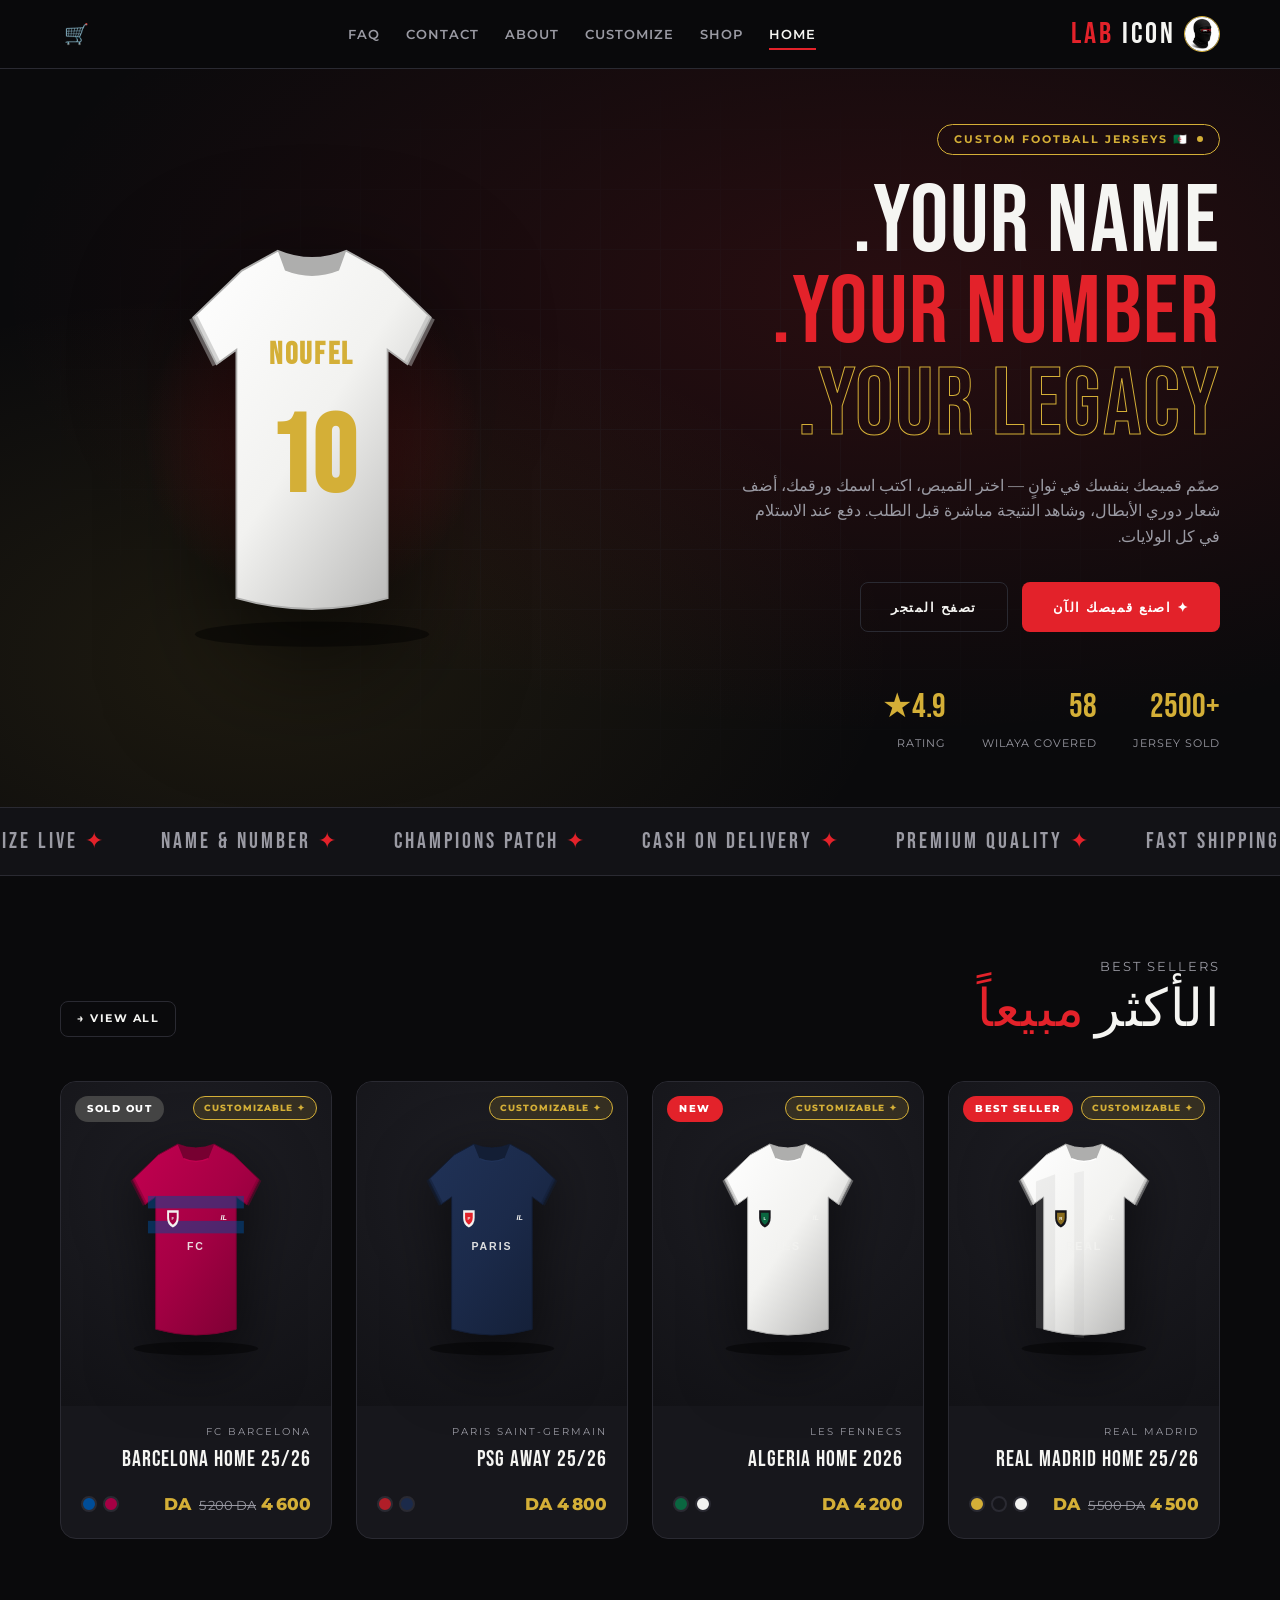
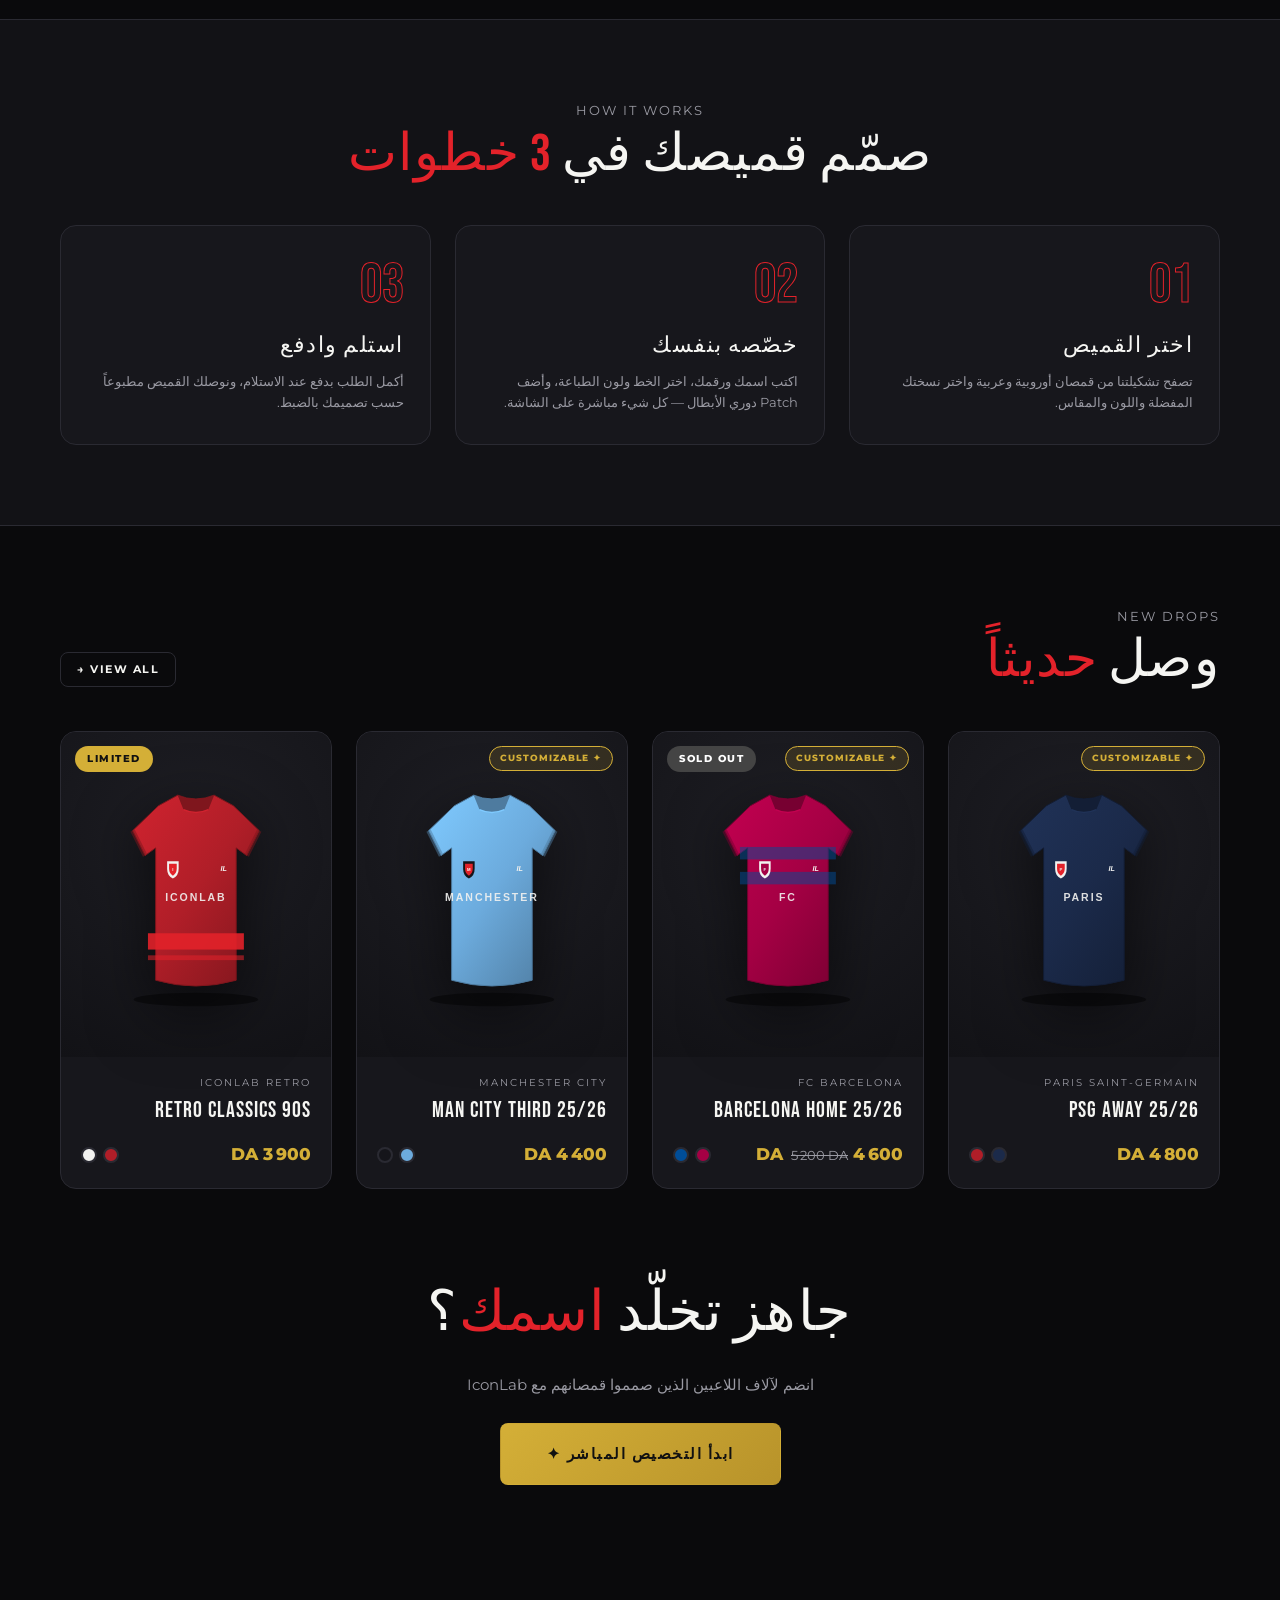
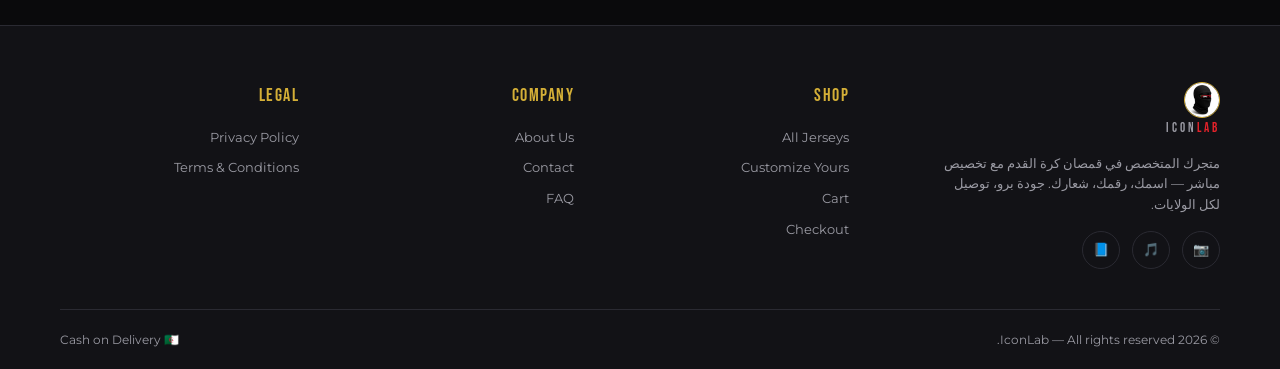
<file: index.html>
<!DOCTYPE html>
<html lang="ar" dir="rtl">

<head>
  <meta charset="UTF-8">
  <meta name="viewport" content="width=device-width, initial-scale=1.0">
  <title>Home | IconLab</title>
  <link rel="preconnect" href="https://fonts.googleapis.com">
  <link rel="preconnect" href="https://fonts.gstatic.com" crossorigin>
  <link
    href="https://fonts.googleapis.com/css2?family=Bebas+Neue&family=Montserrat:wght@400;600;700;800&family=Anton&family=Teko:wght@500;600&family=Oswald:wght@500;700&display=swap"
    rel="stylesheet">
  <link rel="stylesheet" href="css/style.css">
</head>

<body data-page="home" data-nav="Home">
  <main>
    <section class="hero">
      <div class="container hero-inner">
        <div>
          <span class="hero-tag">Custom Football Jerseys 🇩🇿</span>
          <h1>YOUR NAME.<br><span class="red">YOUR NUMBER.</span><br><span class="gold">YOUR LEGACY.</span></h1>
          <p>صمّم قميصك بنفسك في ثوانٍ — اختر القميص، اكتب اسمك ورقمك، أضف شعار دوري الأبطال، وشاهد النتيجة مباشرة قبل
            الطلب. دفع عند الاستلام في كل الولايات.</p>
          <div class="hero-actions"><a href="customizer.html" class="btn btn-red">✦ اصنع قميصك الآن</a><a
              href="shop.html" class="btn btn-outline">تصفح المتجر</a></div>
          <div class="hero-stats">
            <div>
              <div class="num">+2500</div>
              <div class="lbl">Jersey Sold</div>
            </div>
            <div>
              <div class="num">58</div>
              <div class="lbl">Wilaya Covered</div>
            </div>
            <div>
              <div class="num">4.9★</div>
              <div class="lbl">Rating</div>
            </div>
          </div>
        </div>
        <div class="hero-visual">
          <div class="glow"></div>
          <div class="hero-jersey" id="heroJersey"></div>
        </div>
      </div>
    </section>

    <div class="marquee">
      <div class="marquee-track"><span>Customize Live <i>✦</i> Name &amp; Number <i>✦</i> Champions Patch <i>✦</i> Cash
          on Delivery <i>✦</i> Premium Quality <i>✦</i> Fast Shipping <i>✦</i></span><span>Customize Live <i>✦</i> Name
          &amp; Number <i>✦</i> Champions Patch <i>✦</i> Cash on Delivery <i>✦</i> Premium Quality <i>✦</i> Fast
          Shipping <i>✦</i></span></div>
    </div>

    <section class="section">
      <div class="container">
        <div class="section-head">
          <div><span class="section-sub">Best Sellers</span>
            <h2>الأكثر <em>مبيعاً</em></h2>
          </div><a href="shop.html" class="btn btn-outline btn-sm">View All →</a>
        </div>
        <div class="grid-products" id="featured"></div>
      </div>
    </section>

    <section class="section"
      style="background:var(--dark);border-top:1px solid var(--line);border-bottom:1px solid var(--line)">
      <div class="container">
        <div class="section-head" style="justify-content:center;text-align:center">
          <div><span class="section-sub">How It Works</span>
            <h2>صمّم قميصك في <em>3 خطوات</em></h2>
          </div>
        </div>
        <div class="steps">
          <div class="step">
            <div class="n">01</div>
            <h3>اختر القميص</h3>
            <p>تصفح تشكيلتنا من قمصان أوروبية وعربية واختر نسختك المفضلة واللون والمقاس.</p>
          </div>
          <div class="step">
            <div class="n">02</div>
            <h3>خصّصه بنفسك</h3>
            <p>اكتب اسمك ورقمك، اختر الخط ولون الطباعة، وأضف Patch دوري الأبطال — كل شيء مباشرة على الشاشة.</p>
          </div>
          <div class="step">
            <div class="n">03</div>
            <h3>استلم وادفع</h3>
            <p>أكمل الطلب بدفع عند الاستلام، ونوصلك القميص مطبوعاً حسب تصميمك بالضبط.</p>
          </div>
        </div>
      </div>
    </section>

    <section class="section">
      <div class="container">
        <div class="section-head">
          <div><span class="section-sub">New Drops</span>
            <h2>وصل <em>حديثاً</em></h2>
          </div><a href="shop.html" class="btn btn-outline btn-sm">View All →</a>
        </div>
        <div class="grid-products" id="latest"></div>
      </div>
    </section>

    <section class="section" style="padding-top:0">
      <div class="container" style="text-align:center">
        <h2 style="font-size:clamp(34px,5vw,56px)">جاهز تخلّد <span style="color:var(--red)">اسمك</span>؟</h2>
        <p style="color:var(--grey);margin:14px 0 26px">انضم لآلاف اللاعبين الذين صمموا قمصانهم مع IconLab</p>
        <a href="customizer.html" class="btn btn-gold" style="font-size:15px;padding:18px 46px">ابدأ التخصيص المباشر
          ✦</a>
      </div>
    </section>
  </main>
  <script src="js/config.js"></script>
  <script src="js/data.js"></script>
  <script src="js/database.js"></script>
  <script src="js/engine.js"></script>
  <script src="js/pages.js"></script>
</body>

</html>
</file>
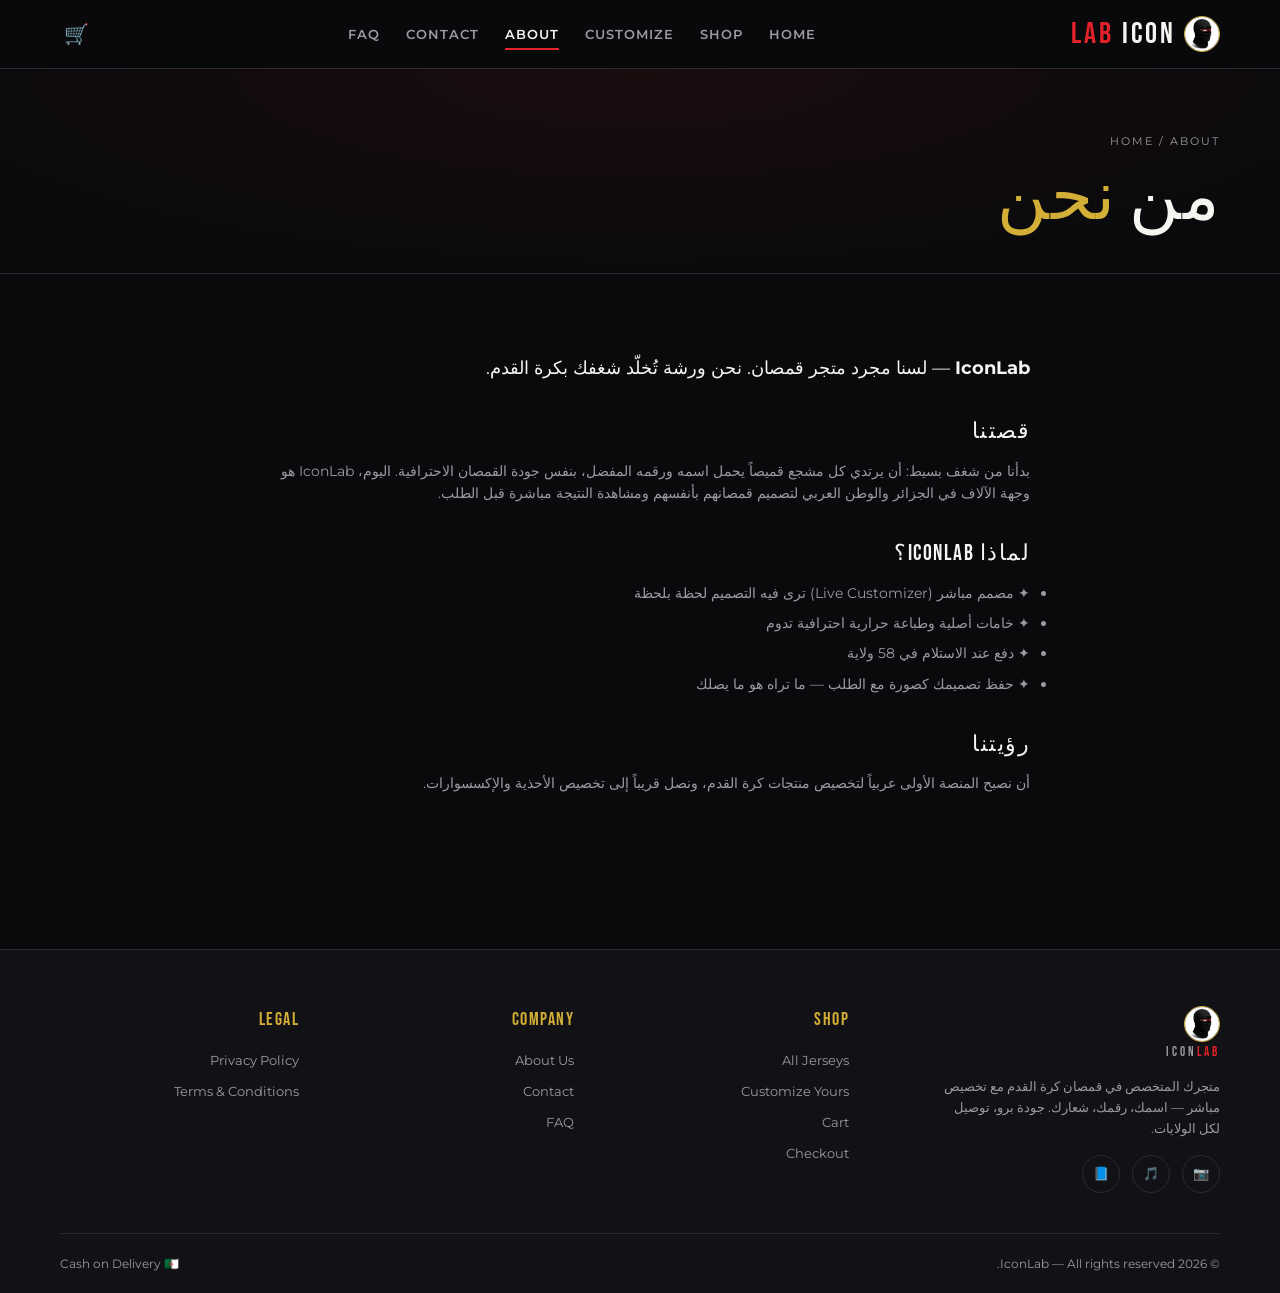
<file: about.html>
<!DOCTYPE html>
<html lang="ar" dir="rtl">

<head>
    <meta charset="UTF-8">
    <meta name="viewport" content="width=device-width, initial-scale=1.0">
    <title>عن المتجر | IconLab</title>
    <link rel="preconnect" href="https://fonts.googleapis.com">
    <link rel="preconnect" href="https://fonts.gstatic.com" crossorigin>
    <link
        href="https://fonts.googleapis.com/css2?family=Bebas+Neue&family=Montserrat:wght@400;600;700;800&family=Anton&family=Teko:wght@500;600&family=Oswald:wght@500;700&display=swap"
        rel="stylesheet">
    <link rel="stylesheet" href="css/style.css">
</head>

<body data-page="about" data-nav="About">

<div class="page-head">
    <div class="container">
        <div class="crumb"><a href="index.html">Home</a> / About</div>
        <h1>من <span style="color:var(--gold)">نحن</span></h1>
    </div>
</div>
<section class="section">
    <div class="container prose" style="max-width:820px">
        <p style="font-size:18px;color:var(--white)"><b>IconLab</b> — لسنا مجرد متجر قمصان. نحن ورشة تُخلّد شغفك بكرة
            القدم.</p>
        <h3>قصتنا</h3>
        <p>بدأنا من شغف بسيط: أن يرتدي كل مشجع قميصاً يحمل اسمه ورقمه المفضل، بنفس جودة القمصان الاحترافية. اليوم،
            IconLab هو وجهة الآلاف في الجزائر والوطن العربي لتصميم قمصانهم بأنفسهم ومشاهدة النتيجة مباشرة قبل الطلب.</p>
        <h3>لماذا IconLab؟</h3>
        <ul>
            <li>✦ مصمم مباشر (Live Customizer) ترى فيه التصميم لحظة بلحظة</li>
            <li>✦ خامات أصلية وطباعة حرارية احترافية تدوم</li>
            <li>✦ دفع عند الاستلام في 58 ولاية</li>
            <li>✦ حفظ تصميمك كصورة مع الطلب — ما تراه هو ما يصلك</li>
        </ul>
        <h3>رؤيتنا</h3>
        <p>أن نصبح المنصة الأولى عربياً لتخصيص منتجات كرة القدم، ونصل قريباً إلى تخصيص الأحذية والإكسسوارات.</p>
    </div>
</section>

    <script src="js/config.js"></script>
    <script src="js/data.js"></script>
    <script src="js/database.js"></script>
    <script src="js/engine.js"></script>
    <script src="js/pages.js"></script>
</body>

</html>
</file>
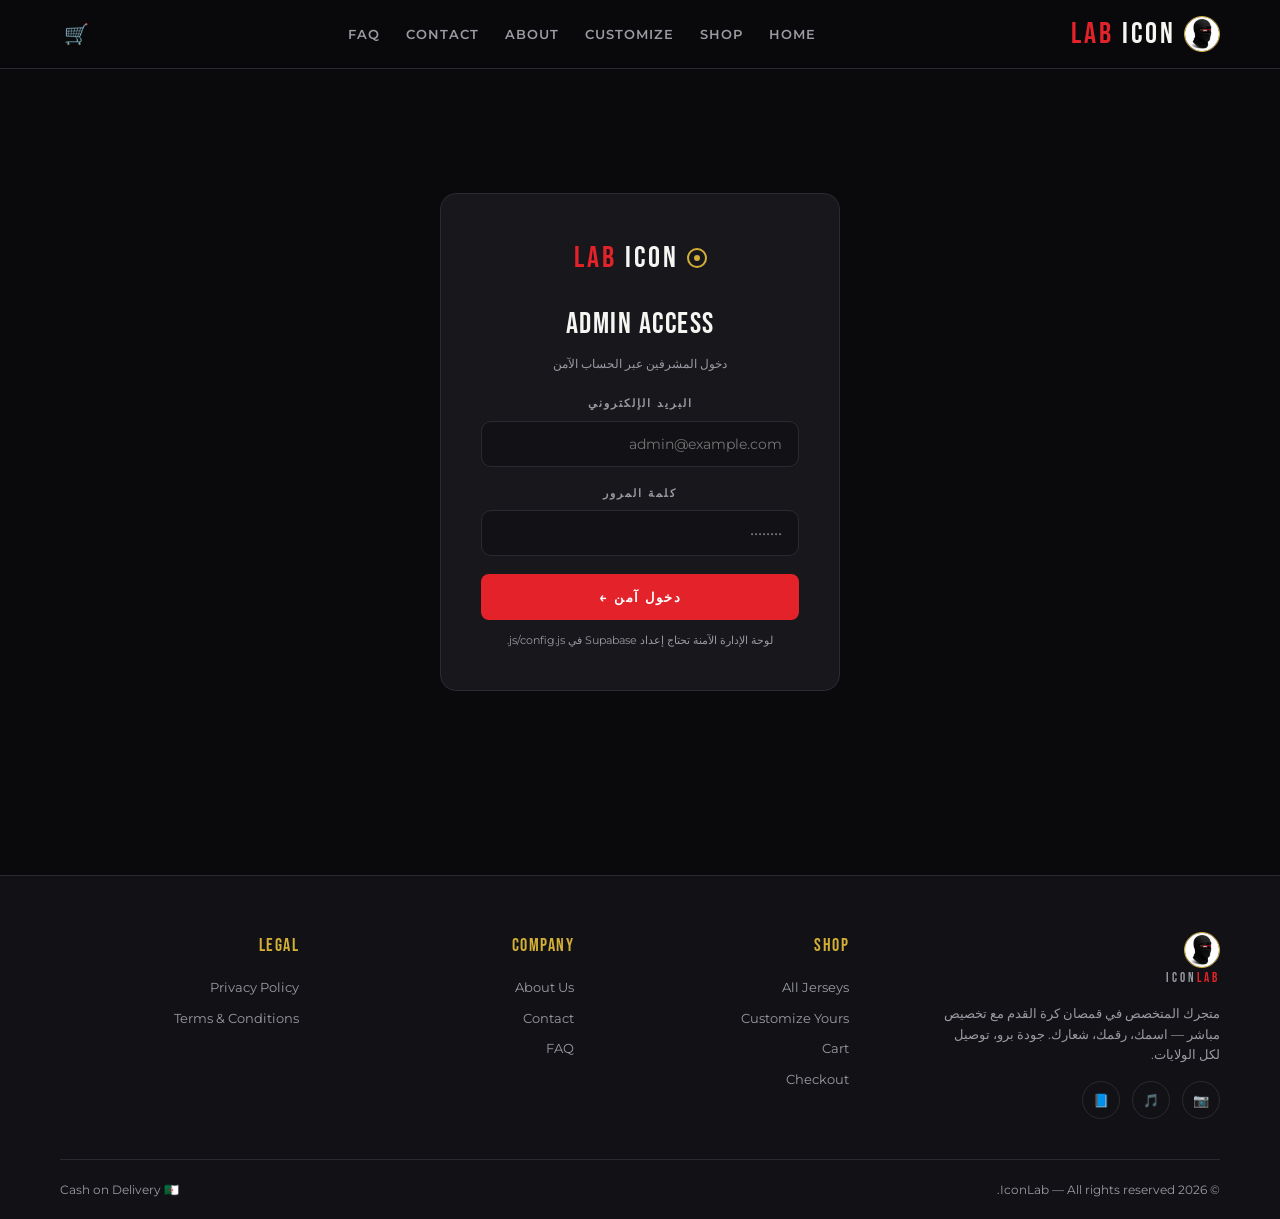
<file: admin.html>
<!DOCTYPE html>
<html lang="ar" dir="rtl">

<head>
    <meta charset="UTF-8">
    <meta name="viewport" content="width=device-width, initial-scale=1.0">
    <title>لوحة التحكم | IconLab</title>
    <link rel="preconnect" href="https://fonts.googleapis.com">
    <link rel="preconnect" href="https://fonts.gstatic.com" crossorigin>
    <link
        href="https://fonts.googleapis.com/css2?family=Bebas+Neue&family=Montserrat:wght@400;600;700;800&family=Anton&family=Teko:wght@500;600&family=Oswald:wght@500;700&display=swap"
        rel="stylesheet">
    <link rel="stylesheet" href="css/style.css">
</head>

<body data-page="admin" data-nav="Admin">

<div class="container admin-wrap">
    <div class="login-box" id="login" style="display:none">
        <div class="logo" style="justify-content:center;margin-bottom:18px"><span
                class="ball"></span>ICON<span>LAB</span></div>
        <h2 style="font-size:30px;margin-bottom:6px">ADMIN ACCESS</h2>
        <p style="color:var(--grey);font-size:12px;margin-bottom:22px">دخول المشرفين عبر الحساب الآمن</p>
        <form id="loginForm">
            <div class="f-row">
                <label>البريد الإلكتروني</label>
                <input class="f-input" type="email" id="adminEmail" autocomplete="username"
                    placeholder="admin@example.com" required>
            </div>
            <div class="f-row">
                <label>كلمة المرور</label>
                <input class="f-input" type="password" id="adminPassword" autocomplete="current-password"
                    placeholder="••••••••" required>
            </div>
            <button class="btn btn-red btn-block" id="adminLoginBtn">دخول آمن ←</button>
            <p id="adminLoginHint" style="color:var(--grey);font-size:11px;margin-top:12px"></p>
        </form>
    </div>
    <div id="dash" style="display:none">
        <div class="admin-top">
            <div>
                <div class="crumb">IconLab / Dashboard</div>
                <h1 style="font-size:44px">لوحة <span style="color:var(--red)">التحكم</span></h1>
            </div>
            <div style="display:flex;gap:10px;align-items:center;flex-wrap:wrap">
                <span id="adminIdentity" style="font-size:12px;color:var(--grey)"></span>
                <button class="btn btn-outline btn-sm" id="logout">تسجيل الخروج ✕</button>
            </div>
        </div>
        <div class="stat-cards" id="stats"></div>
        <div class="tabs"><button class="tab active" data-t="orders">📦 Orders</button><button class="tab"
                data-t="products">👕 Products</button></div>
        <div id="adminBody"></div>
    </div>
</div>
    <script src="js/config.js"></script>
    <script src="js/data.js"></script>
    <script src="js/database.js"></script>
    <script src="js/engine.js"></script>
    <script src="js/pages.js"></script>
</body>

</html>
</file>
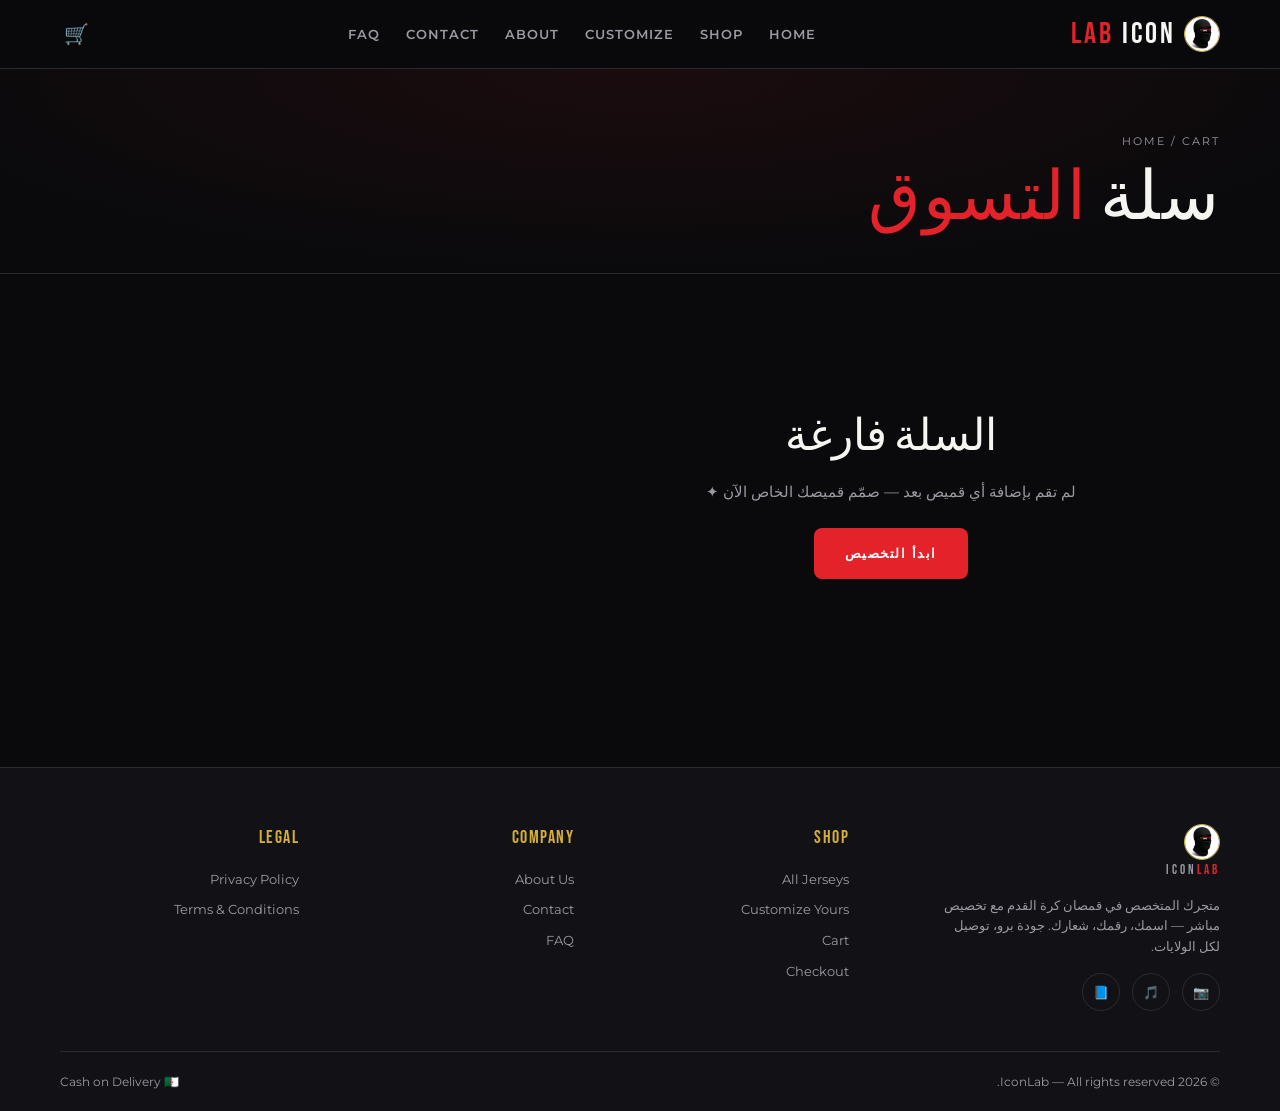
<file: cart.html>
<!DOCTYPE html>
<html lang="ar" dir="rtl">

<head>
    <meta charset="UTF-8">
    <meta name="viewport" content="width=device-width, initial-scale=1.0">
    <title>سلة التسوق | IconLab</title>
    <link rel="preconnect" href="https://fonts.googleapis.com">
    <link rel="preconnect" href="https://fonts.gstatic.com" crossorigin>
    <link
        href="https://fonts.googleapis.com/css2?family=Bebas+Neue&family=Montserrat:wght@400;600;700;800&family=Anton&family=Teko:wght@500;600&family=Oswald:wght@500;700&display=swap"
        rel="stylesheet">
    <link rel="stylesheet" href="css/style.css">
</head>

<body data-page="cart" data-nav="Cart">

<div class="page-head">
    <div class="container">
        <div class="crumb"><a href="index.html">Home</a> / Cart</div>
        <h1>سلة <span style="color:var(--red)">التسوق</span></h1>
    </div>
</div>
<div class="container cart-layout">
    <div id="cartBox"></div>
    <div class="cart-right" id="cartSide">
        <h3>ملخص الطلب</h3>
        <div class="sumrow"><span>المجموع الفرعي</span><span id="cSub"></span></div>
        <div class="sumrow"><span>التوصيل</span><span id="cDel"></span></div>
        <div class="sumrow total"><span>الإجمالي</span><span id="cTotal"></span></div>
        <p style="font-size:11px;color:var(--grey);margin:10px 0 16px">يتم اختيار شركة التوصيل وحساب سعرها تلقائياً عند إتمام الطلب.</p>
        <a href="checkout.html" class="btn btn-red btn-block">إتمام الطلب ←</a>
        <a href="customizer.html" class="btn btn-outline btn-block" style="margin-top:10px">✦ تخصيص قميص آخر</a>
    </div>
</div>

    <script src="js/config.js"></script>
    <script src="js/data.js"></script>
    <script src="js/database.js"></script>
    <script src="js/engine.js"></script>
    <script src="js/pages.js"></script>
</body>

</html>
</file>
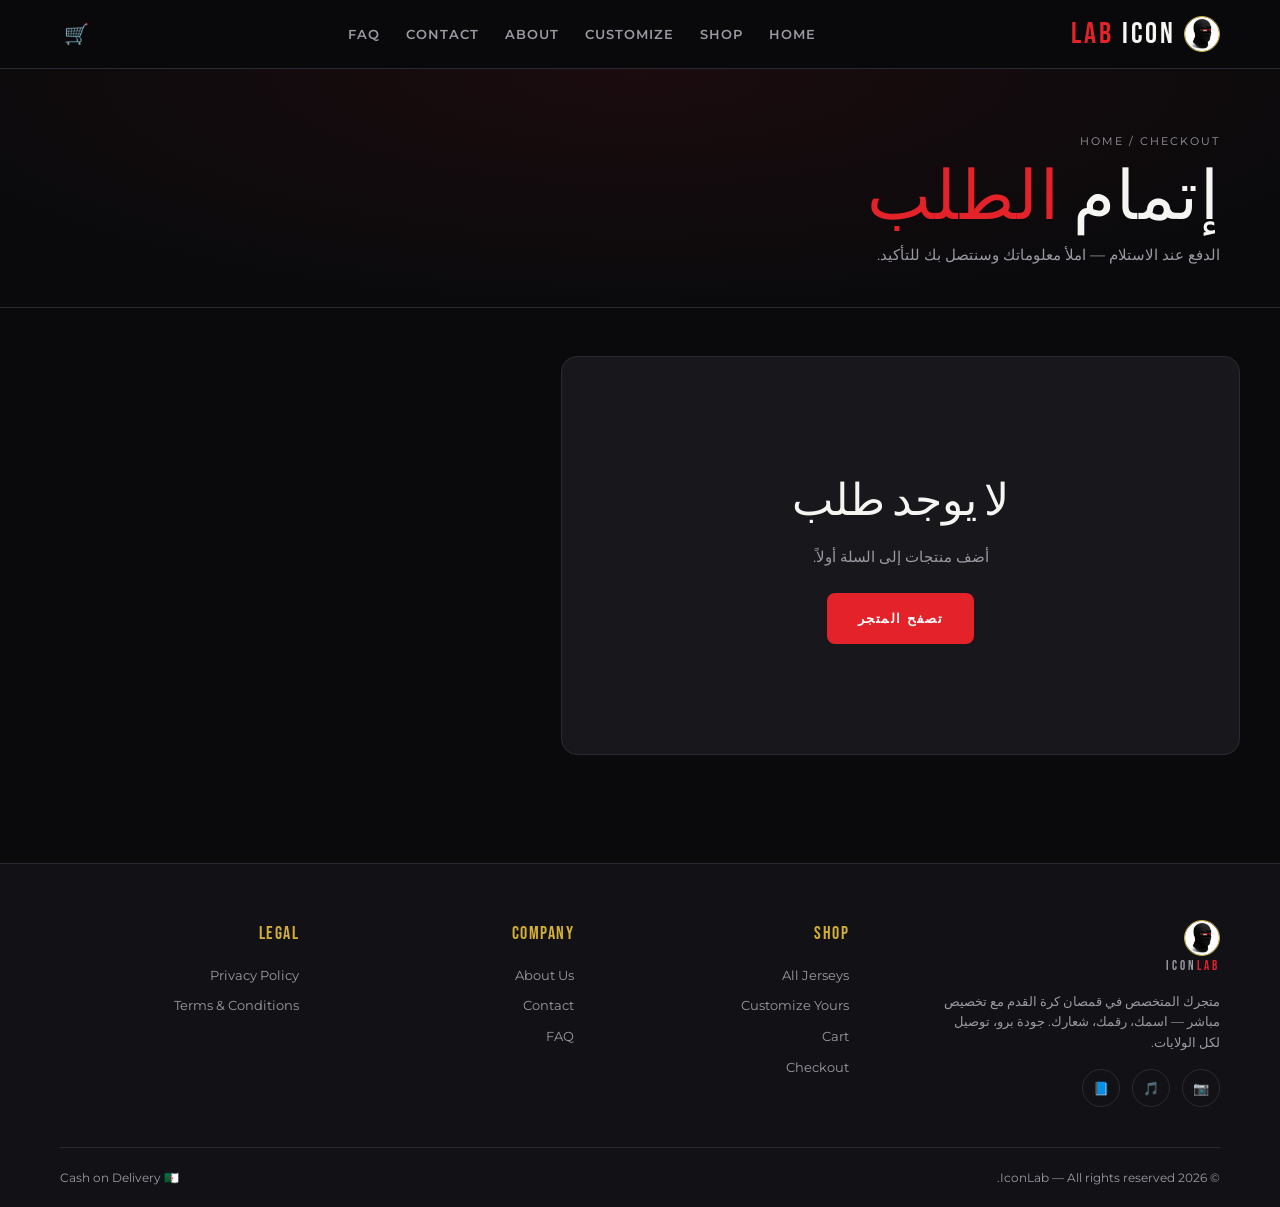
<file: checkout.html>
<!DOCTYPE html>
<html lang="ar" dir="rtl">

<head>
    <meta charset="UTF-8">
    <meta name="viewport" content="width=device-width, initial-scale=1.0">
    <title>إتمام الطلب | IconLab</title>
    <link rel="preconnect" href="https://fonts.googleapis.com">
    <link rel="preconnect" href="https://fonts.gstatic.com" crossorigin>
    <link
        href="https://fonts.googleapis.com/css2?family=Bebas+Neue&family=Montserrat:wght@400;600;700;800&family=Anton&family=Teko:wght@500;600&family=Oswald:wght@500;700&display=swap"
        rel="stylesheet">
    <link rel="stylesheet" href="css/style.css">
</head>

<body data-page="checkout" data-nav="Checkout">

<div class="page-head">
    <div class="container">
        <div class="crumb"><a href="index.html">Home</a> / Checkout</div>
        <h1>إتمام <span style="color:var(--red)">الطلب</span></h1>
        <p>الدفع عند الاستلام — املأ معلوماتك وسنتصل بك للتأكيد.</p>
    </div>
</div>
<div class="container checkout-layout">
    <form class="form-card" id="coForm">
        <h3>📋 معلومات التوصيل</h3>
        <div class="f-grid2">
            <div class="f-row"><label>الاسم الكامل *</label><input class="f-input" name="name" required
                    placeholder="الاسم واللقب"></div>
            <div class="f-row"><label>رقم الهاتف *</label><input class="f-input" name="phone" required
                    placeholder="05XXXXXXXX" pattern="0[0-9]{8,9}"></div>
        </div>
        <div class="f-grid2">
            <div class="f-row">
                <label>الولاية *</label>
                <input class="f-input" name="wilaya" id="wilaya" required
                    placeholder="مثال: سطيف">
            </div>
            <div class="f-row">
                <label>البلدية *</label>
                <input class="f-input" name="commune" id="commune" required
                    placeholder="مثال: سطيف">
            </div>
        </div>
        <div class="f-row">
            <label>العنوان الكامل *</label>
            <input class="f-input" name="address" required
                placeholder="الحي، الشارع، رقم المنزل أو نقطة دالة...">
        </div>

        <div class="delivery-box">
            <div class="delivery-box-head">
                <div>
                    <span class="section-sub">Delivery</span>
                    <h4>اختر شركة التوصيل</h4>
                </div>
                <span class="delivery-price" id="deliveryPrice">—</span>
            </div>
            <div class="f-row" style="margin-bottom:0">
                <label>شركة التوصيل *</label>
                <select class="f-select" name="deliveryCompany" id="deliveryCompany" required></select>
            </div>
            <p class="delivery-note">سعر التوصيل ثابت ومحدد من المتجر، ويُضاف تلقائياً إلى إجمالي الطلب.</p>
        </div>

        <div class="f-row"><label>ملاحظات</label><textarea class="f-textarea" name="notes" rows="3"
                placeholder="أي تفاصيل إضافية..."></textarea></div>
        <button class="btn btn-red btn-block" style="padding:18px;font-size:14px">✓ تأكيد الطلب — الدفع عند
            الاستلام</button>
    </form>
    <div class="cart-right" id="coSide">
        <h3>طلبك</h3>
        <div id="coItems" style="max-height:320px;overflow-y:auto"></div>
        <div class="sumrow" style="margin-top:14px"><span>المجموع الفرعي</span><span id="coSub"></span></div>
        <div class="sumrow"><span>التوصيل</span><span id="coDel"></span></div>
        <div class="sumrow total"><span>الإجمالي</span><span id="coTotal"></span></div>
    </div>
</div>
    <script src="js/config.js"></script>
    <script src="js/data.js"></script>
    <script src="js/database.js"></script>
    <script src="js/engine.js"></script>
    <script src="js/pages.js"></script>
</body>

</html>
</file>
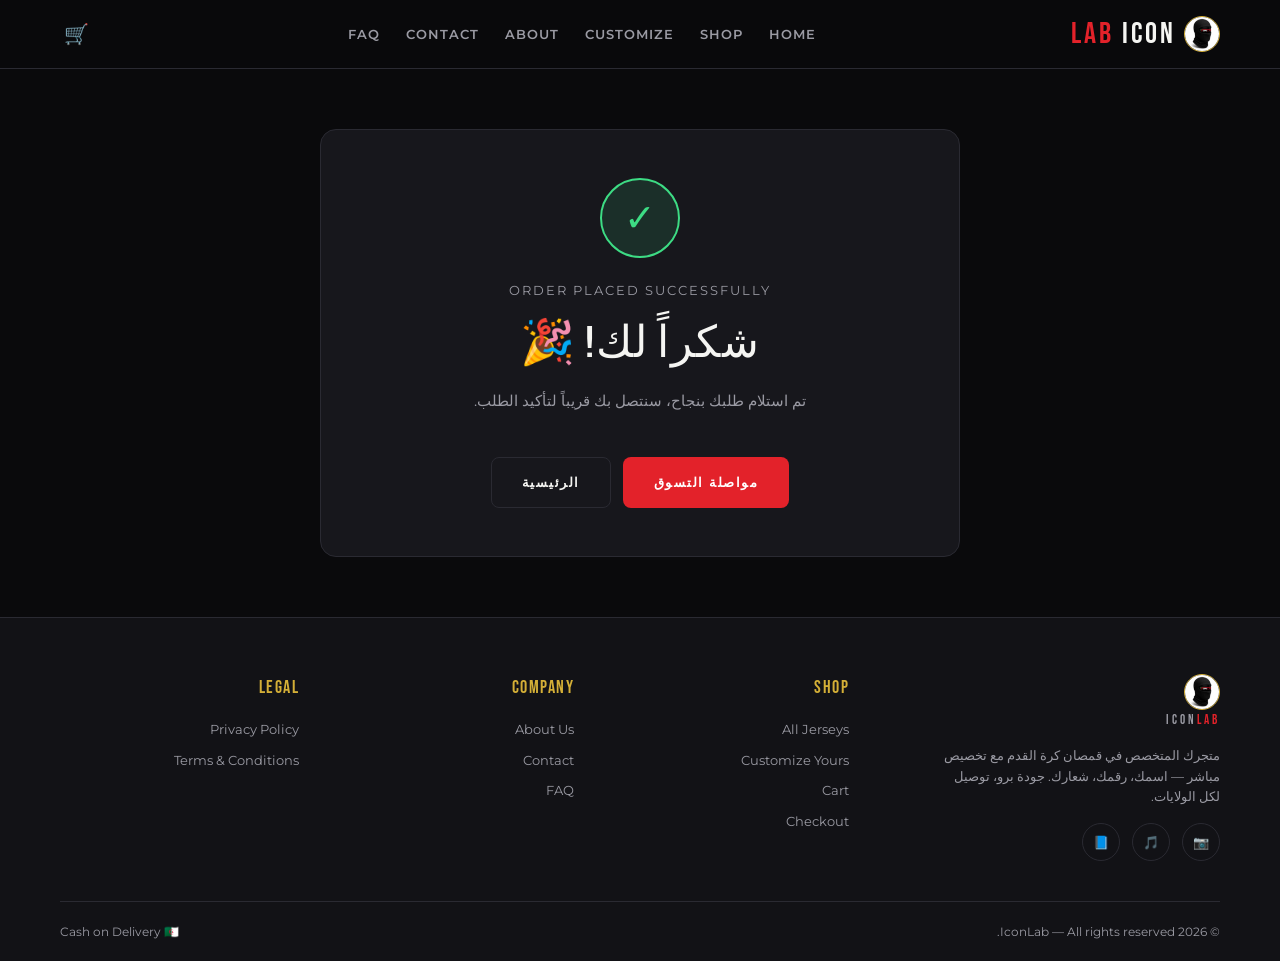
<file: confirmation.html>
<!DOCTYPE html>
<html lang="ar" dir="rtl">

<head>
    <meta charset="UTF-8">
    <meta name="viewport" content="width=device-width, initial-scale=1.0">
    <title>تأكيد الطلب | IconLab</title>
    <link rel="preconnect" href="https://fonts.googleapis.com">
    <link rel="preconnect" href="https://fonts.gstatic.com" crossorigin>
    <link
        href="https://fonts.googleapis.com/css2?family=Bebas+Neue&family=Montserrat:wght@400;600;700;800&family=Anton&family=Teko:wght@500;600&family=Oswald:wght@500;700&display=swap"
        rel="stylesheet">
    <link rel="stylesheet" href="css/style.css">
</head>

<body data-page="confirmation" data-nav="Confirmation">

<div class="container">
    <div class="success-box">
        <div class="success-icon">✓</div>
        <span class="section-sub">Order Placed Successfully</span>
        <h1 style="font-size:44px">شكراً لك! 🎉</h1>
        <p style="color:var(--grey);margin:10px 0">تم استلام طلبك بنجاح، سنتصل بك قريباً لتأكيد الطلب.</p>
        <div class="order-id" id="oid"></div>
        <div id="oconf" style="text-align:right"></div><br>
        <div style="display:flex;gap:12px;justify-content:center;flex-wrap:wrap">
            <a href="shop.html" class="btn btn-red">مواصلة التسوق</a><a href="index.html"
                class="btn btn-outline">الرئيسية</a>
        </div>
    </div>
</div>
    <script src="js/config.js"></script>
    <script src="js/data.js"></script>
    <script src="js/database.js"></script>
    <script src="js/engine.js"></script>
    <script src="js/pages.js"></script>
</body>

</html>
</file>
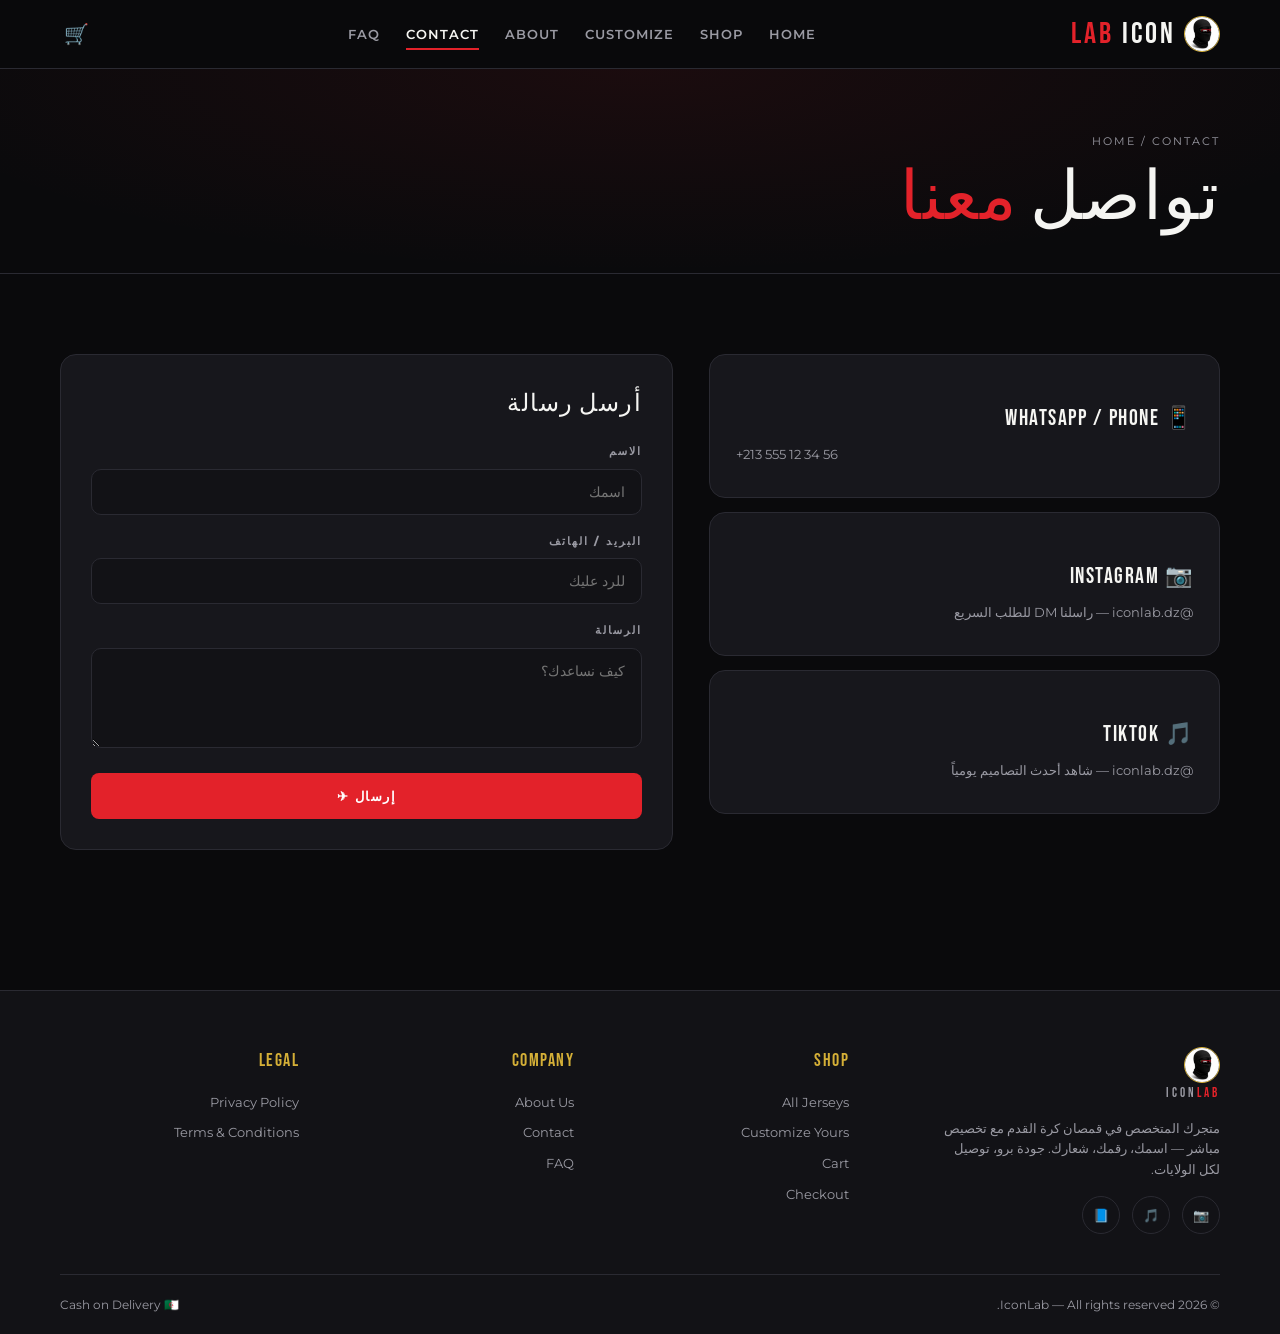
<file: contact.html>
<!DOCTYPE html>
<html lang="ar" dir="rtl">

<head>
    <meta charset="UTF-8">
    <meta name="viewport" content="width=device-width, initial-scale=1.0">
    <title>اتصل بنا | IconLab</title>
    <link rel="preconnect" href="https://fonts.googleapis.com">
    <link rel="preconnect" href="https://fonts.gstatic.com" crossorigin>
    <link
        href="https://fonts.googleapis.com/css2?family=Bebas+Neue&family=Montserrat:wght@400;600;700;800&family=Anton&family=Teko:wght@500;600&family=Oswald:wght@500;700&display=swap"
        rel="stylesheet">
    <link rel="stylesheet" href="css/style.css">
</head>

<body data-page="contact" data-nav="Contact">

<div class="page-head">
    <div class="container">
        <div class="crumb"><a href="index.html">Home</a> / Contact</div>
        <h1>تواصل <span style="color:var(--red)">معنا</span></h1>
    </div>
</div>
<section class="section">
    <div class="container" style="display:grid;grid-template-columns:1fr 1.2fr;gap:36px" id="contactWrap">
        <div>
            <div class="step" style="margin-bottom:14px">
                <h3>📱 WhatsApp / Phone</h3>
                <p style="direction:ltr;text-align:left">+213 555 12 34 56</p>
            </div>
            <div class="step" style="margin-bottom:14px">
                <h3>📷 Instagram</h3>
                <p>@iconlab.dz — راسلنا DM للطلب السريع</p>
            </div>
            <div class="step">
                <h3>🎵 TikTok</h3>
                <p>@iconlab.dz — شاهد أحدث التصاميم يومياً</p>
            </div>
        </div>
        <form class="form-card" id="contactForm">
            <h3>أرسل رسالة</h3>
            <div class="f-row"><label>الاسم</label><input class="f-input" required placeholder="اسمك"></div>
            <div class="f-row"><label>البريد / الهاتف</label><input class="f-input" required placeholder="للرد عليك">
            </div>
            <div class="f-row"><label>الرسالة</label><textarea class="f-textarea" rows="4" required
                    placeholder="كيف نساعدك؟"></textarea></div>
            <button class="btn btn-red btn-block">إرسال ✈</button>
        </form>
    </div>
</section>
<style>
    @media(max-width:760px) {
        #contactWrap {
            grid-template-columns: 1fr
        }
    }
</style>

    <script src="js/config.js"></script>
    <script src="js/data.js"></script>
    <script src="js/database.js"></script>
    <script src="js/engine.js"></script>
    <script src="js/pages.js"></script>
</body>

</html>
</file>
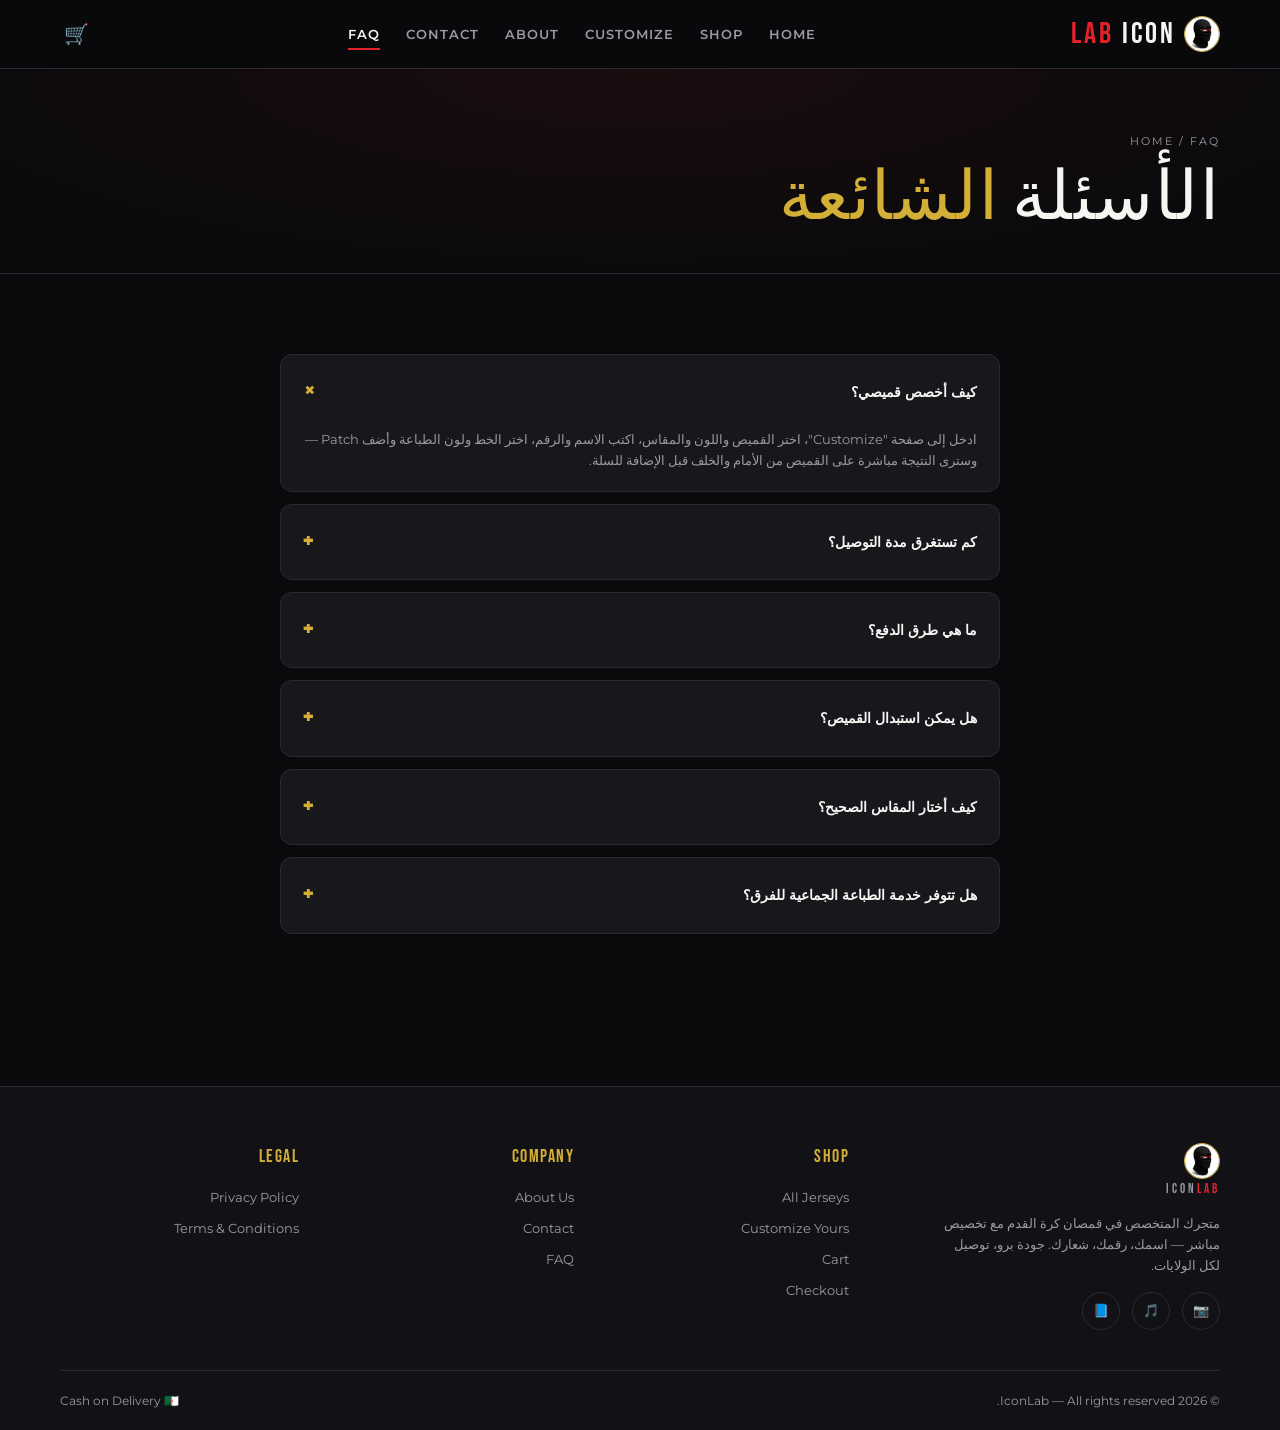
<file: faq.html>
<!DOCTYPE html>
<html lang="ar" dir="rtl">

<head>
    <meta charset="UTF-8">
    <meta name="viewport" content="width=device-width, initial-scale=1.0">
    <title>الأسئلة الشائعة | IconLab</title>
    <link rel="preconnect" href="https://fonts.googleapis.com">
    <link rel="preconnect" href="https://fonts.gstatic.com" crossorigin>
    <link
        href="https://fonts.googleapis.com/css2?family=Bebas+Neue&family=Montserrat:wght@400;600;700;800&family=Anton&family=Teko:wght@500;600&family=Oswald:wght@500;700&display=swap"
        rel="stylesheet">
    <link rel="stylesheet" href="css/style.css">
</head>

<body data-page="faq" data-nav="FAQ">

<div class="page-head">
    <div class="container">
        <div class="crumb"><a href="index.html">Home</a> / FAQ</div>
        <h1>الأسئلة <span style="color:var(--gold)">الشائعة</span></h1>
    </div>
</div>
<section class="section">
    <div class="container" style="max-width:760px">
        <details class="faq" open>
            <summary>كيف أخصص قميصي؟</summary>
            <div class="body">ادخل إلى صفحة "Customize"، اختر القميص واللون والمقاس، اكتب الاسم والرقم، اختر الخط ولون
                الطباعة وأضف Patch — وسترى النتيجة مباشرة على القميص من الأمام والخلف قبل الإضافة للسلة.</div>
        </details>
        <details class="faq">
            <summary>كم تستغرق مدة التوصيل؟</summary>
            <div class="body">من 24 إلى 72 ساعة حسب ولايتك. الطلبات المخصصة تحتاج 24 ساعة إضافية للطباعة.</div>
        </details>
        <details class="faq">
            <summary>ما هي طرق الدفع؟</summary>
            <div class="body">الدفع عند الاستلام (Cash on Delivery) في جميع الولايات حالياً. سنوفر قريباً الدفع
                الإلكتروني CIB والذهبية.</div>
        </details>
        <details class="faq">
            <summary>هل يمكن استبدال القميص؟</summary>
            <div class="body">القمصان المخصصة بالاسم والرقم لا تُستبدل إلا في حال خطأ من طباعتنا — نعيد طباعة القميص
                مجاناً. القمصان العادية تُستبدل خلال 7 أيام بحالة أصلية.</div>
        </details>
        <details class="faq">
            <summary>كيف أختار المقاس الصحيح؟</summary>
            <div class="body">S (165-170cm) — M (170-175cm) — L (175-180cm) — XL (180-185cm) — XXL (185cm+). القمصان
                بقصّة Player Fit ضيقة قليلاً.</div>
        </details>
        <details class="faq">
            <summary>هل تتوفر خدمة الطباعة الجماعية للفرق؟</summary>
            <div class="body">نعم! لطلبات الفرق والمدارس (+10 قمصان) راسلنا على WhatsApp بخصم خاص.</div>
        </details>
    </div>
</section>

    <script src="js/config.js"></script>
    <script src="js/data.js"></script>
    <script src="js/database.js"></script>
    <script src="js/engine.js"></script>
    <script src="js/pages.js"></script>
</body>

</html>
</file>
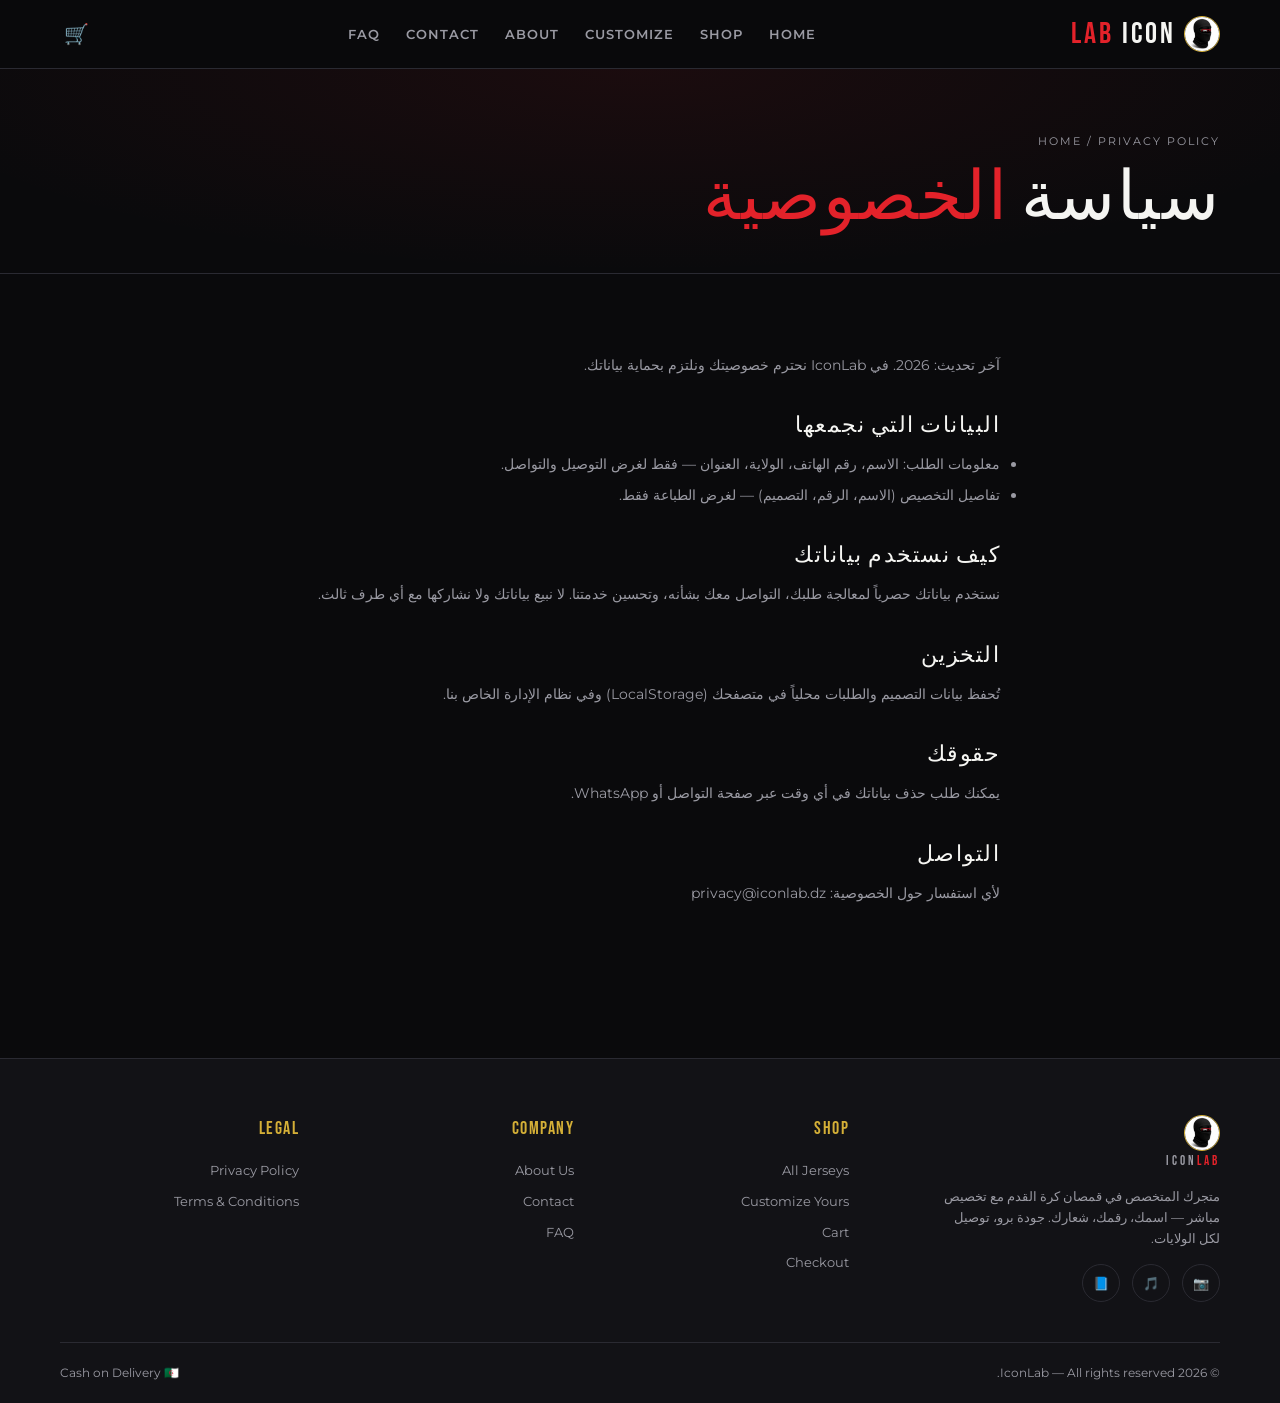
<file: privacy.html>
<!DOCTYPE html>
<html lang="ar" dir="rtl">

<head>
    <meta charset="UTF-8">
    <meta name="viewport" content="width=device-width, initial-scale=1.0">
    <title>سياسة الخصوصية | IconLab</title>
    <link rel="preconnect" href="https://fonts.googleapis.com">
    <link rel="preconnect" href="https://fonts.gstatic.com" crossorigin>
    <link
        href="https://fonts.googleapis.com/css2?family=Bebas+Neue&family=Montserrat:wght@400;600;700;800&family=Anton&family=Teko:wght@500;600&family=Oswald:wght@500;700&display=swap"
        rel="stylesheet">
    <link rel="stylesheet" href="css/style.css">
</head>

<body data-page="privacy" data-nav="Privacy">

<div class="page-head">
    <div class="container">
        <div class="crumb"><a href="index.html">Home</a> / Privacy Policy</div>
        <h1>سياسة <span style="color:var(--red)">الخصوصية</span></h1>
    </div>
</div>
<section class="section">
    <div class="container prose">
        <p>آخر تحديث: 2026. في IconLab نحترم خصوصيتك ونلتزم بحماية بياناتك.</p>
        <h3>البيانات التي نجمعها</h3>
        <ul>
            <li>معلومات الطلب: الاسم، رقم الهاتف، الولاية، العنوان — فقط لغرض التوصيل والتواصل.</li>
            <li>تفاصيل التخصيص (الاسم، الرقم، التصميم) — لغرض الطباعة فقط.</li>
        </ul>
        <h3>كيف نستخدم بياناتك</h3>
        <p>نستخدم بياناتك حصرياً لمعالجة طلبك، التواصل معك بشأنه، وتحسين خدمتنا. لا نبيع بياناتك ولا نشاركها مع أي طرف
            ثالث.</p>
        <h3>التخزين</h3>
        <p>تُحفظ بيانات التصميم والطلبات محلياً في متصفحك (LocalStorage) وفي نظام الإدارة الخاص بنا.</p>
        <h3>حقوقك</h3>
        <p>يمكنك طلب حذف بياناتك في أي وقت عبر صفحة التواصل أو WhatsApp.</p>
        <h3>التواصل</h3>
        <p>لأي استفسار حول الخصوصية: privacy@iconlab.dz</p>
    </div>
</section>

    <script src="js/config.js"></script>
    <script src="js/data.js"></script>
    <script src="js/database.js"></script>
    <script src="js/engine.js"></script>
    <script src="js/pages.js"></script>
</body>

</html>
</file>
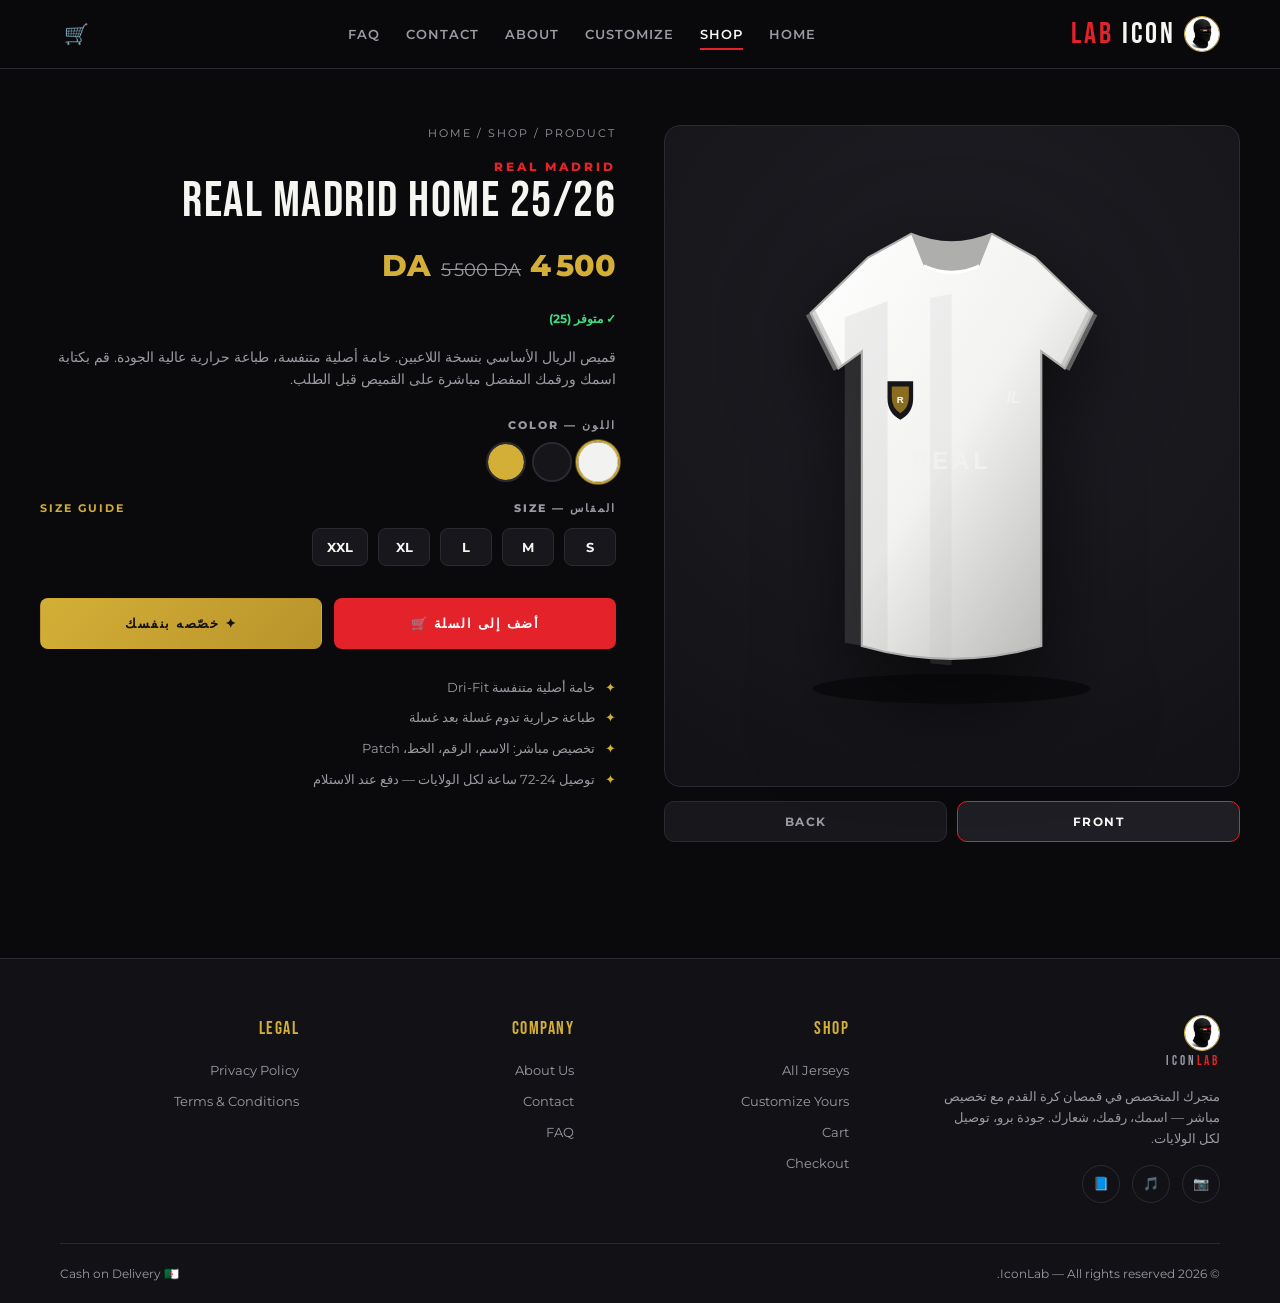
<file: product.html>
<!DOCTYPE html>
<html lang="ar" dir="rtl">

<head>
    <meta charset="UTF-8">
    <meta name="viewport" content="width=device-width, initial-scale=1.0">
    <title>تفاصيل القميص | IconLab</title>
    <link rel="preconnect" href="https://fonts.googleapis.com">
    <link rel="preconnect" href="https://fonts.gstatic.com" crossorigin>
    <link
        href="https://fonts.googleapis.com/css2?family=Bebas+Neue&family=Montserrat:wght@400;600;700;800&family=Anton&family=Teko:wght@500;600&family=Oswald:wght@500;700&display=swap"
        rel="stylesheet">
    <link rel="stylesheet" href="css/style.css">
</head>

<body data-page="product" data-nav="Shop">

<div class="container product-layout">
    <div class="gallery">
        <div class="main-view" id="mainView"></div>
        <div class="view-tabs"><button class="view-tab active" data-view="front">Front</button><button class="view-tab"
                data-view="back">Back</button></div>
    </div>
    <div>
        <div class="crumb"><a href="index.html">Home</a> / <a href="shop.html">Shop</a> / Product</div>
        <div class="p-team-lg" id="pTeam"></div>
        <h1 class="p-title" id="pTitle"></h1>
        <div class="p-price-lg" id="pPrice"></div>
        <div id="stockLbl"></div>
        <p class="p-desc" id="pDesc"></p>
        <div class="opt-label"><span>اللون — Color</span></div>
        <div class="swatches" id="swatches"></div>
        <div class="opt-label"><span>المقاس — Size</span><b id="sizeGuide">Size Guide</b></div>
        <div class="sizes" id="sizes"></div>
        <div class="p-actions">
            <button class="btn btn-red" id="addBtn" style="flex:1;min-width:180px">أضف إلى السلة 🛒</button>
            <a class="btn btn-gold" id="customBtn" style="flex:1;min-width:180px">✦ خصّصه بنفسك</a>
        </div>
        <ul class="features-list">
            <li>خامة أصلية متنفسة Dri-Fit</li>
            <li>طباعة حرارية تدوم غسلة بعد غسلة</li>
            <li>تخصيص مباشر: الاسم، الرقم، الخط، Patch</li>
            <li>توصيل 24-72 ساعة لكل الولايات — دفع عند الاستلام</li>
        </ul>
    </div>
</div>

    <script src="js/config.js"></script>
    <script src="js/data.js"></script>
    <script src="js/database.js"></script>
    <script src="js/engine.js"></script>
    <script src="js/pages.js"></script>
</body>

</html>
</file>
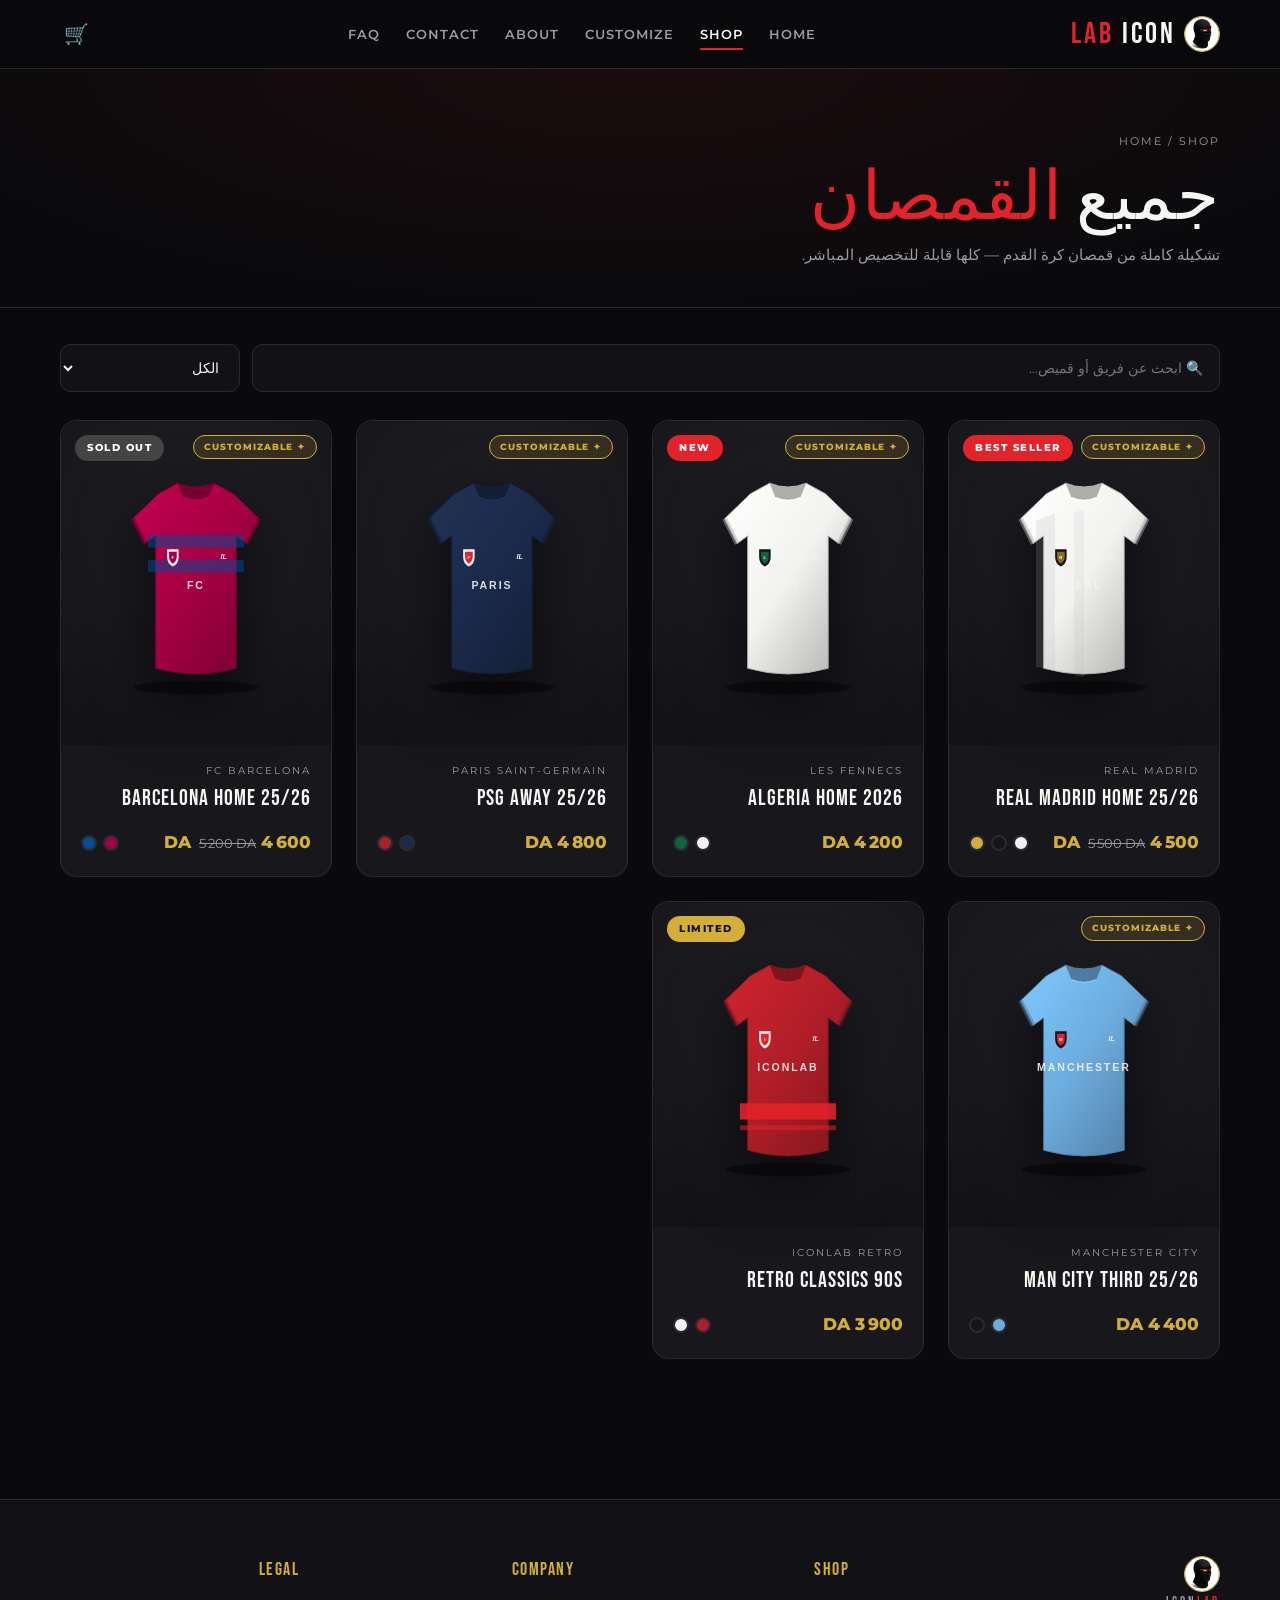
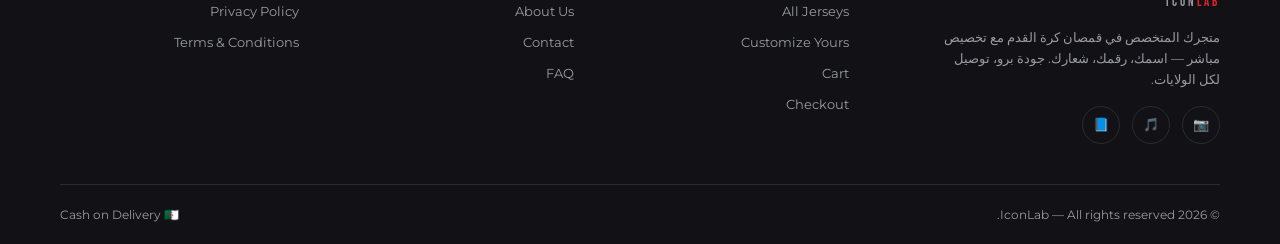
<file: shop.html>
<!DOCTYPE html>
<html lang="ar" dir="rtl">

<head>
    <meta charset="UTF-8">
    <meta name="viewport" content="width=device-width, initial-scale=1.0">
    <title>المتجر | IconLab</title>
    <link rel="preconnect" href="https://fonts.googleapis.com">
    <link rel="preconnect" href="https://fonts.gstatic.com" crossorigin>
    <link
        href="https://fonts.googleapis.com/css2?family=Bebas+Neue&family=Montserrat:wght@400;600;700;800&family=Anton&family=Teko:wght@500;600&family=Oswald:wght@500;700&display=swap"
        rel="stylesheet">
    <link rel="stylesheet" href="css/style.css">
</head>

<body data-page="shop" data-nav="Shop">

   <div class="page-head">
    <div class="container">
        <div class="crumb"><a href="index.html">Home</a> / Shop</div>
        <h1>جميع <span style="color:var(--red)">القمصان</span></h1>
        <p>تشكيلة كاملة من قمصان كرة القدم — كلها قابلة للتخصيص المباشر.</p>
    </div>
</div>
<section class="section" style="padding-top:36px">
    <div class="container">
        <div style="display:flex;gap:12px;margin-bottom:28px;flex-wrap:wrap">
            <input class="f-input" id="search" placeholder="🔍 ابحث عن فريق أو قميص..." style="flex:1;min-width:220px">
            <select class="f-select" id="filterCustom" style="width:auto;min-width:180px">
                <option value="all">الكل</option>
                <option value="custom">قابلة للتخصيص ✦</option>
                <option value="stock">متوفر فقط</option>
            </select>
        </div>
        <div class="grid-products" id="grid"></div>
    </div>
</section>
    <script src="js/config.js"></script>
    <script src="js/data.js"></script>
    <script src="js/database.js"></script>
    <script src="js/engine.js"></script>
    <script src="js/pages.js"></script>
</body>

</html>
</file>
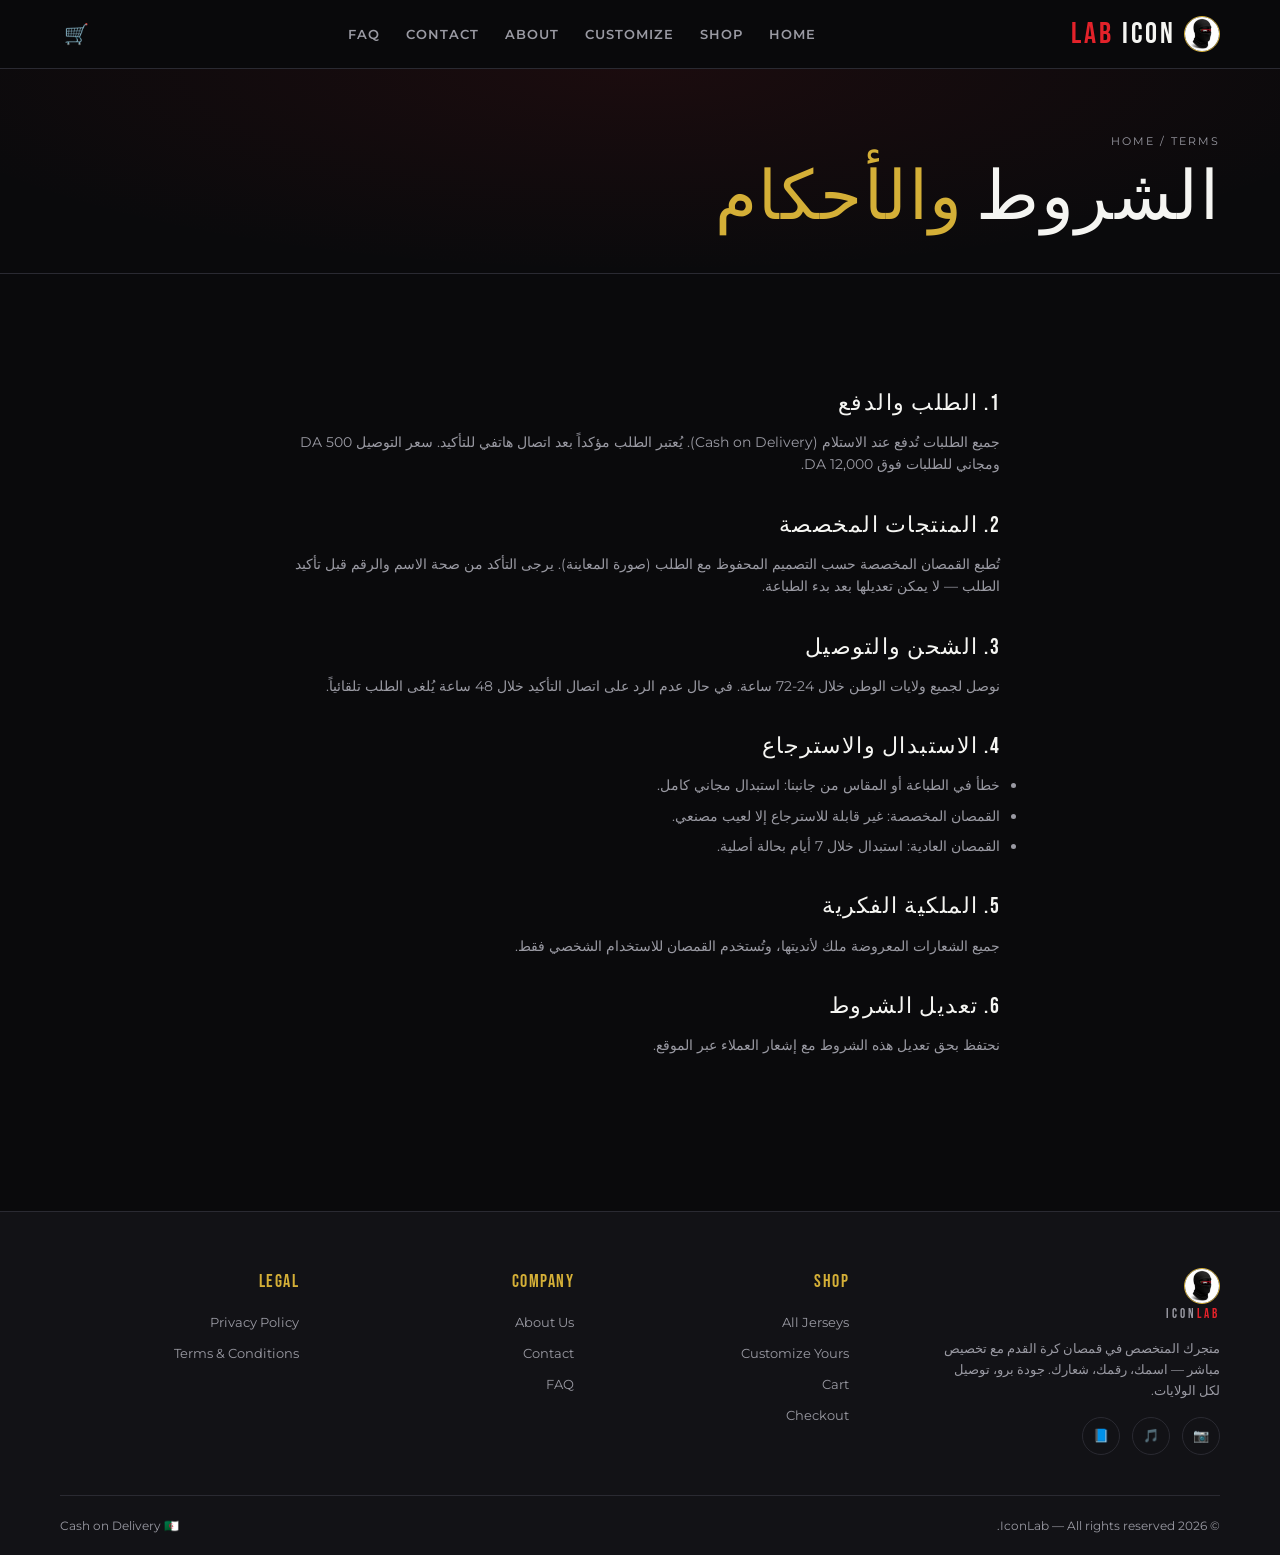
<file: terms.html>
<!DOCTYPE html>
<html lang="ar" dir="rtl">

<head>
    <meta charset="UTF-8">
    <meta name="viewport" content="width=device-width, initial-scale=1.0">
    <title>الشروط والأحكام | IconLab</title>
    <link rel="preconnect" href="https://fonts.googleapis.com">
    <link rel="preconnect" href="https://fonts.gstatic.com" crossorigin>
    <link
        href="https://fonts.googleapis.com/css2?family=Bebas+Neue&family=Montserrat:wght@400;600;700;800&family=Anton&family=Teko:wght@500;600&family=Oswald:wght@500;700&display=swap"
        rel="stylesheet">
    <link rel="stylesheet" href="css/style.css">
</head>

<body data-page="terms" data-nav="Terms">

<div class="page-head">
    <div class="container">
        <div class="crumb"><a href="index.html">Home</a> / Terms</div>
        <h1>الشروط <span style="color:var(--gold)">والأحكام</span></h1>
    </div>
</div>
<section class="section">
    <div class="container prose">
        <h3>1. الطلب والدفع</h3>
        <p>جميع الطلبات تُدفع عند الاستلام (Cash on Delivery). يُعتبر الطلب مؤكداً بعد اتصال هاتفي للتأكيد. سعر التوصيل
            500 DA ومجاني للطلبات فوق 12,000 DA.</p>
        <h3>2. المنتجات المخصصة</h3>
        <p>تُطبع القمصان المخصصة حسب التصميم المحفوظ مع الطلب (صورة المعاينة). يرجى التأكد من صحة الاسم والرقم قبل تأكيد
            الطلب — لا يمكن تعديلها بعد بدء الطباعة.</p>
        <h3>3. الشحن والتوصيل</h3>
        <p>نوصل لجميع ولايات الوطن خلال 24-72 ساعة. في حال عدم الرد على اتصال التأكيد خلال 48 ساعة يُلغى الطلب تلقائياً.
        </p>
        <h3>4. الاستبدال والاسترجاع</h3>
        <ul>
            <li>خطأ في الطباعة أو المقاس من جانبنا: استبدال مجاني كامل.</li>
            <li>القمصان المخصصة: غير قابلة للاسترجاع إلا لعيب مصنعي.</li>
            <li>القمصان العادية: استبدال خلال 7 أيام بحالة أصلية.</li>
        </ul>
        <h3>5. الملكية الفكرية</h3>
        <p>جميع الشعارات المعروضة ملك لأنديتها، وتُستخدم القمصان للاستخدام الشخصي فقط.</p>
        <h3>6. تعديل الشروط</h3>
        <p>نحتفظ بحق تعديل هذه الشروط مع إشعار العملاء عبر الموقع.</p>
    </div>
</section>

    <script src="js/config.js"></script>
    <script src="js/data.js"></script>
    <script src="js/database.js"></script>
    <script src="js/engine.js"></script>
    <script src="js/pages.js"></script>
</body>

</html>
</file>
<file: css/style.css>
/* ============ ICONLAB - PREMIUM FOOTBALL STORE ============ */
:root {
  --black: #0a0a0c;
  --dark: #121216;
  --card: #17171c;
  --card2: #1e1e24;
  --dark-2: var(--card2);
  --border: var(--line);
  --white: #f5f5f2;
  --grey: #9a9aa3;
  --line: #2a2a32;
  --red: #e3222a;
  --gold: #d4af37;
  --gold2: #f0d47a;
  --radius: 16px;
  --font-head: "Bebas Neue", sans-serif;
  --font-body: "Montserrat", sans-serif;
}
* {
  margin: 0;
  padding: 0;
  box-sizing: border-box;
}
html {
  scroll-behavior: smooth;
}
body {
  background: var(--black);
  overflow-x: hidden;
  color: var(--white);
  font-family: var(--font-body);
  font-size: 15px;
  line-height: 1.6;
  -webkit-font-smoothing: antialiased;
}
h1,
h2,
h3,
h4,
.bebas {
  font-family: var(--font-head);
  letter-spacing: 1.5px;
  font-weight: 400;
}
img,
svg {
  max-width: 100%;
  display: block;
}
a {
  color: inherit;
  text-decoration: none;
}
button {
  font-family: inherit;
  cursor: pointer;
  border: none;
}
input,
select,
textarea {
  font-family: inherit;
  font-size: 14px;
}
.container {
  max-width: 1200px;
  margin: 0 auto;
  padding: 0 20px;
}
::selection {
  background: var(--red);
  color: #fff;
}
::-webkit-scrollbar {
  width: 9px;
}
::-webkit-scrollbar-track {
  background: var(--dark);
}
::-webkit-scrollbar-thumb {
  background: #333;
  border-radius: 9px;
}

/* ---------- HEADER ---------- */
header {
  position: sticky;
  top: 0;
  z-index: 100;
  background: rgba(10, 10, 12, 0.88);
  backdrop-filter: blur(14px);
  border-bottom: 1px solid var(--line);
}
.nav {
  display: flex;
  align-items: center;
  justify-content: space-between;
  height: 68px;
}
.logo {
  font-family: var(--font-head);
  font-size: 30px;
  letter-spacing: 3px;
  display: flex;
  align-items: center;
  gap: 8px;
}
.logo span {
  color: var(--red);
}
.logo .ball {
  width: 20px;
  height: 20px;
  border: 2px solid var(--gold);
  border-radius: 50%;
  position: relative;
}
.logo .ball::after {
  content: "";
  position: absolute;
  inset: 5px;
  background: var(--gold);
  border-radius: 50%;
}
.nav-links {
  display: flex;
  gap: 26px;
  align-items: center;
  font-size: 13px;
  font-weight: 600;
  text-transform: uppercase;
  letter-spacing: 1px;
}
.nav-links a {
  color: var(--grey);
  transition: 0.25s;
  position: relative;
}
.nav-links a:hover,
.nav-links a.active {
  color: var(--white);
}
.nav-links a.active::after {
  content: "";
  position: absolute;
  left: 0;
  right: 0;
  bottom: -6px;
  height: 2px;
  background: var(--red);
}
.nav-icons {
  display: flex;
  gap: 16px;
  align-items: center;
}
.icon-btn {
  background: none;
  color: var(--white);
  font-size: 20px;
  position: relative;
  padding: 4px;
}
.cart-count {
  position: absolute;
  top: -6px;
  right: -8px;
  background: var(--red);
  color: #fff;
  font-size: 10px;
  font-weight: 700;
  width: 18px;
  height: 18px;
  border-radius: 50%;
  display: flex;
  align-items: center;
  justify-content: center;
}
.burger {
  display: none;
  background: none;
  color: #fff;
  font-size: 24px;
}

/* ---------- BUTTONS ---------- */
.btn {
  display: inline-flex;
  align-items: center;
  justify-content: center;
  gap: 10px;
  padding: 14px 30px;
  font-weight: 700;
  font-size: 13px;
  letter-spacing: 1.5px;
  text-transform: uppercase;
  border-radius: 8px;
  transition: 0.25s;
  border: 1px solid transparent;
}
.btn-red {
  background: var(--red);
  color: #fff;
}
.btn-red:hover {
  background: #c01820;
  transform: translateY(-2px);
  box-shadow: 0 8px 24px rgba(227, 34, 42, 0.35);
}
.btn-gold {
  background: linear-gradient(135deg, var(--gold), #b8932a);
  color: #111;
}
.btn-gold:hover {
  transform: translateY(-2px);
  box-shadow: 0 8px 24px rgba(212, 175, 55, 0.3);
}
.btn-outline {
  background: transparent;
  color: var(--white);
  border-color: var(--line);
}
.btn-outline:hover {
  border-color: var(--gold);
  color: var(--gold);
}
.btn-dark {
  background: var(--card2);
  color: var(--white);
}
.btn-dark:hover {
  border-color: var(--red);
}
.btn-block {
  width: 100%;
}
.btn:disabled {
  opacity: 0.45;
  cursor: not-allowed;
  transform: none !important;
}
.btn-sm {
  padding: 8px 16px;
  font-size: 11px;
}

/* ---------- HERO ---------- */
.hero {
  position: relative;
  min-height: 82vh;
  display: flex;
  align-items: center;
  overflow: hidden;
  background:
    radial-gradient(
      ellipse 70% 60% at 70% 30%,
      rgba(227, 34, 42, 0.14),
      transparent
    ),
    radial-gradient(
      ellipse 50% 50% at 20% 80%,
      rgba(212, 175, 55, 0.1),
      transparent
    ),
    var(--black);
}
.hero::before {
  content: "";
  position: absolute;
  inset: 0;
  background-image:
    linear-gradient(var(--line) 1px, transparent 1px),
    linear-gradient(90deg, var(--line) 1px, transparent 1px);
  background-size: 60px 60px;
  opacity: 0.25;
  mask-image: radial-gradient(ellipse at center, black, transparent 75%);
}
.hero-inner {
  position: relative;
  display: grid;
  grid-template-columns: 1.1fr 0.9fr;
  gap: 40px;
  align-items: center;
  width: 100%;
}
.hero-tag {
  display: inline-flex;
  align-items: center;
  gap: 8px;
  border: 1px solid var(--gold);
  color: var(--gold);
  padding: 6px 16px;
  border-radius: 99px;
  font-size: 11px;
  font-weight: 700;
  letter-spacing: 2px;
  text-transform: uppercase;
  margin-bottom: 22px;
}
.hero-tag::before {
  content: "";
  width: 6px;
  height: 6px;
  background: var(--gold);
  border-radius: 50%;
}
.hero h1 {
  font-size: clamp(52px, 8vw, 96px);
  line-height: 0.95;
  text-transform: uppercase;
}
.hero h1 .red {
  color: var(--red);
}
.hero h1 .gold {
  color: var(--gold);
  -webkit-text-stroke: 1px var(--gold);
  color: transparent;
}
.hero p {
  color: var(--grey);
  max-width: 480px;
  margin: 22px 0 32px;
  font-size: 16px;
}
.hero-actions {
  display: flex;
  gap: 14px;
  flex-wrap: wrap;
}
.hero-stats {
  display: flex;
  gap: 36px;
  margin-top: 48px;
}
.hero-stats .num {
  font-family: var(--font-head);
  font-size: 34px;
  color: var(--gold);
}
.hero-stats .lbl {
  font-size: 11px;
  color: var(--grey);
  text-transform: uppercase;
  letter-spacing: 1px;
}
.hero-visual {
  position: relative;
  display: flex;
  justify-content: center;
}
.hero-visual .glow {
  position: absolute;
  width: 340px;
  height: 340px;
  background: radial-gradient(circle, rgba(227, 34, 42, 0.3), transparent 70%);
  border-radius: 50%;
  top: 50%;
  left: 50%;
  transform: translate(-50%, -50%);
}
.hero-jersey {
  width: min(360px, 80%);
  filter: drop-shadow(0 30px 60px rgba(0, 0, 0, 0.7));
  animation: float 5s ease-in-out infinite;
}
@keyframes float {
  0%,
  100% {
    transform: translateY(0) rotate(-2deg);
  }
  50% {
    transform: translateY(-16px) rotate(2deg);
  }
}

/* ---------- SECTIONS ---------- */
.section {
  padding: 80px 0;
}
.section-head {
  display: flex;
  align-items: end;
  justify-content: space-between;
  margin-bottom: 44px;
  gap: 20px;
  flex-wrap: wrap;
}
.section-head h2 {
  font-size: clamp(34px, 4.5vw, 52px);
  text-transform: uppercase;
  line-height: 1;
}
.section-head h2 em {
  font-style: normal;
  color: var(--red);
}
.section-sub {
  color: var(--grey);
  font-size: 13px;
  text-transform: uppercase;
  letter-spacing: 2px;
  margin-bottom: 8px;
  display: block;
}

/* ---------- PRODUCT CARDS ---------- */
.grid-products {
  display: grid;
  grid-template-columns: repeat(auto-fill, minmax(260px, 1fr));
  gap: 24px;
}
.p-card {
  background: var(--card);
  border: 1px solid var(--line);
  border-radius: var(--radius);
  overflow: hidden;
  transition: 0.3s;
  position: relative;
  display: flex;
  flex-direction: column;
}
.p-card:hover {
  transform: translateY(-6px);
  border-color: var(--red);
  box-shadow: 0 20px 50px rgba(0, 0, 0, 0.5);
}
.p-thumb {
  position: relative;
  aspect-ratio: 4/4.4;
  display: flex;
  align-items: center;
  justify-content: center;
  padding: 26px;
  background: radial-gradient(circle at 50% 30%, var(--card2), var(--dark));
}
.p-thumb svg {
  height: 88%;
  filter: drop-shadow(0 16px 30px rgba(0, 0, 0, 0.6));
  transition: 0.4s;
}
.p-card:hover .p-thumb svg {
  transform: scale(1.05) rotate(-2deg);
}
.p-badge {
  position: absolute;
  top: 14px;
  left: 14px;
  background: var(--red);
  color: #fff;
  font-size: 10px;
  font-weight: 800;
  letter-spacing: 1.5px;
  text-transform: uppercase;
  padding: 5px 12px;
  border-radius: 99px;
  z-index: 2;
}
.p-badge.gold {
  background: var(--gold);
  color: #111;
}
.p-badge.out {
  background: #444;
}
.p-custom {
  position: absolute;
  top: 14px;
  right: 14px;
  background: rgba(212, 175, 55, 0.15);
  border: 1px solid var(--gold);
  color: var(--gold);
  font-size: 9px;
  font-weight: 800;
  letter-spacing: 1px;
  text-transform: uppercase;
  padding: 4px 10px;
  border-radius: 99px;
  z-index: 2;
}
.p-info {
  padding: 18px 20px 20px;
  display: flex;
  flex-direction: column;
  gap: 8px;
  flex: 1;
}
.p-team {
  font-size: 10px;
  color: var(--grey);
  text-transform: uppercase;
  letter-spacing: 2px;
}
.p-name {
  font-family: var(--font-head);
  font-size: 22px;
  letter-spacing: 1px;
  text-transform: uppercase;
  line-height: 1.1;
}
.p-meta {
  display: flex;
  justify-content: space-between;
  align-items: center;
  margin-top: auto;
  padding-top: 10px;
}
.p-price {
  font-weight: 800;
  font-size: 17px;
  color: var(--gold);
}
.p-price .old {
  color: var(--grey);
  text-decoration: line-through;
  font-weight: 400;
  font-size: 13px;
  margin-left: 8px;
}
.p-colors {
  display: flex;
  gap: 6px;
}
.dot {
  width: 16px;
  height: 16px;
  border-radius: 50%;
  border: 2px solid var(--line);
}

/* ---------- HOW IT WORKS ---------- */
.steps {
  display: grid;
  grid-template-columns: repeat(auto-fit, minmax(240px, 1fr));
  gap: 24px;
}
.step {
  background: var(--card);
  border: 1px solid var(--line);
  border-radius: var(--radius);
  padding: 32px 26px;
  position: relative;
  transition: 0.3s;
}
.step:hover {
  border-color: var(--gold);
  transform: translateY(-4px);
}
.step .n {
  font-family: var(--font-head);
  font-size: 56px;
  color: transparent;
  -webkit-text-stroke: 1px var(--red);
  line-height: 1;
}
.step h3 {
  font-size: 22px;
  margin: 14px 0 8px;
  text-transform: uppercase;
}
.step p {
  color: var(--grey);
  font-size: 13px;
}

/* ---------- MARQUEE ---------- */
.marquee {
  overflow: hidden;
  border-top: 1px solid var(--line);
  border-bottom: 1px solid var(--line);
  padding: 16px 0;
  background: var(--dark);
}
.marquee-track {
  display: flex;
  gap: 48px;
  white-space: nowrap;
  animation: mq 22s linear infinite;
  font-family: var(--font-head);
  font-size: 22px;
  letter-spacing: 3px;
  text-transform: uppercase;
  color: var(--grey);
}
.marquee-track span i {
  color: var(--red);
  font-style: normal;
  margin-right: 48px;
}
@keyframes mq {
  to {
    transform: translateX(-50%);
  }
}

/* ---------- PAGE HEADERS ---------- */
.page-head {
  padding: 64px 0 40px;
  border-bottom: 1px solid var(--line);
  background: radial-gradient(
    ellipse 60% 100% at 50% 0,
    rgba(227, 34, 42, 0.08),
    transparent
  );
}
.page-head h1 {
  font-size: clamp(40px, 6vw, 68px);
  text-transform: uppercase;
  line-height: 1;
}
.page-head p {
  color: var(--grey);
  margin-top: 10px;
  max-width: 560px;
}
.crumb {
  font-size: 11px;
  color: var(--grey);
  text-transform: uppercase;
  letter-spacing: 2px;
  margin-bottom: 14px;
}
.crumb a:hover {
  color: var(--gold);
}

/* ---------- PRODUCT PAGE ---------- */
.product-layout {
  display: grid;
  grid-template-columns: 1fr 1fr;
  gap: 48px;
  padding: 56px 0;
}
.gallery {
  position: sticky;
  top: 100px;
}
.main-view {
  background: radial-gradient(circle at 50% 30%, var(--card2), var(--dark));
  border: 1px solid var(--line);
  border-radius: var(--radius);
  aspect-ratio: 4/4.6;
  display: flex;
  align-items: center;
  justify-content: center;
  padding: 40px;
  position: relative;
}
.main-view svg {
  height: 92%;
  filter: drop-shadow(0 24px 44px rgba(0, 0, 0, 0.6));
}
.view-tabs {
  display: flex;
  gap: 10px;
  margin-top: 14px;
}
.view-tab {
  flex: 1;
  padding: 12px;
  background: var(--card);
  border: 1px solid var(--line);
  color: var(--grey);
  border-radius: 10px;
  font-weight: 700;
  font-size: 12px;
  letter-spacing: 1.5px;
  text-transform: uppercase;
  transition: 0.25s;
}
.view-tab.active {
  border-color: var(--red);
  color: var(--white);
  background: var(--card2);
}
.p-title {
  font-size: clamp(34px, 4vw, 50px);
  text-transform: uppercase;
  line-height: 1;
}
.p-team-lg {
  color: var(--red);
  font-size: 12px;
  font-weight: 800;
  letter-spacing: 3px;
  text-transform: uppercase;
}
.p-price-lg {
  font-size: 30px;
  font-weight: 800;
  color: var(--gold);
  margin: 16px 0;
}
.p-price-lg .old {
  color: var(--grey);
  text-decoration: line-through;
  font-size: 18px;
  font-weight: 400;
  margin-left: 10px;
}
.p-desc {
  color: var(--grey);
  margin: 16px 0 26px;
  font-size: 14px;
}
.opt-label {
  font-size: 11px;
  font-weight: 800;
  letter-spacing: 2px;
  text-transform: uppercase;
  color: var(--grey);
  margin: 20px 0 10px;
  display: flex;
  justify-content: space-between;
}
.opt-label b {
  color: var(--gold);
}
.swatches {
  display: flex;
  gap: 10px;
  flex-wrap: wrap;
}
.swatch {
  width: 36px;
  height: 36px;
  border-radius: 50%;
  border: 3px solid transparent;
  outline: 2px solid var(--line);
  cursor: pointer;
  transition: 0.2s;
}
.swatch.active {
  outline-color: var(--gold);
  transform: scale(1.12);
}
.sizes {
  display: flex;
  gap: 10px;
  flex-wrap: wrap;
}
.size {
  min-width: 52px;
  padding: 10px 14px;
  background: var(--card);
  border: 1px solid var(--line);
  border-radius: 8px;
  color: var(--white);
  font-weight: 700;
  font-size: 13px;
  transition: 0.2s;
}
.size.active {
  background: var(--red);
  border-color: var(--red);
}
.size.out {
  opacity: 0.3;
  cursor: not-allowed;
  text-decoration: line-through;
}
.stock-ok {
  color: #3ddc84;
  font-size: 12px;
  font-weight: 700;
}
.stock-low {
  color: var(--gold);
}
.stock-out {
  color: var(--red);
}
.p-actions {
  display: flex;
  gap: 12px;
  margin-top: 32px;
  flex-wrap: wrap;
}
.features-list {
  list-style: none;
  margin-top: 28px;
  display: grid;
  gap: 10px;
}
.features-list li {
  color: var(--grey);
  font-size: 13px;
  display: flex;
  gap: 10px;
  align-items: center;
}
.features-list li::before {
  content: "✦";
  color: var(--gold);
}

/* ---------- STEP WIZARD & QT CUSTOMIZER ---------- */
.wizard-wrapper {
  padding: 32px 0 64px;
}
.wizard-steps {
  display: flex;
  gap: 8px;
  margin-bottom: 28px;
  overflow-x: auto;
  padding-bottom: 6px;
  border-bottom: 1px solid var(--border);
}
.step-btn {
  background: var(--dark-2);
  border: 1px solid var(--border);
  color: var(--grey);
  padding: 10px 18px;
  border-radius: var(--radius);
  font-size: 13px;
  font-weight: 700;
  cursor: pointer;
  display: flex;
  align-items: center;
  gap: 8px;
  white-space: nowrap;
  transition: all 0.2s;
}
.step-btn .num {
  background: rgba(255, 255, 255, 0.1);
  width: 22px;
  height: 22px;
  border-radius: 50%;
  display: flex;
  align-items: center;
  justify-content: center;
  font-size: 11px;
}
.step-btn:hover {
  border-color: var(--red);
  color: #fff;
}
.step-btn.active {
  background: var(--red);
  border-color: var(--red);
  color: #fff;
}
.step-btn.active .num {
  background: #fff;
  color: var(--red);
  font-weight: 900;
}

.step-content {
  display: none;
}
.step-content.active {
  display: block;
}

.step-actions {
  display: flex;
  gap: 12px;
  margin-top: 24px;
  justify-content: space-between;
}

/* Quartier Thaïlande Category List Style */
.qt-sidebar-layout {
  display: grid;
  grid-template-columns: 140px 1fr;
  gap: 16px;
  background: var(--dark-2);
  border: 1px solid var(--border);
  border-radius: var(--radius);
  padding: 14px;
  margin-top: 14px;
}
.qt-tabs-v {
  display: flex;
  flex-direction: column;
  gap: 6px;
  border-left: 1px solid var(--border);
  padding-left: 10px;
}
.v-tab {
  background: transparent;
  border: 1px solid transparent;
  color: var(--grey);
  padding: 10px 12px;
  font-size: 12px;
  font-weight: 800;
  text-align: right;
  border-radius: 6px;
  cursor: pointer;
  transition: all 0.2s;
}
.v-tab:hover {
  background: rgba(255, 255, 255, 0.05);
  color: #fff;
}
.v-tab.active {
  background: var(--dark);
  border-color: var(--gold);
  color: var(--gold);
}
.qt-panel-v .cat-content {
  display: none;
}
.qt-panel-v .cat-content.active {
  display: block;
}

.review-specs-box {
  background: var(--dark-2);
  border: 1px solid var(--border);
  border-radius: var(--radius);
  padding: 18px;
  margin-bottom: 20px;
  font-size: 13px;
  display: flex;
  flex-direction: column;
  gap: 8px;
}
.review-specs-box .spec-item {
  display: flex;
  justify-content: space-between;
  border-bottom: 1px dashed rgba(255,255,255,0.06);
  padding-bottom: 6px;
}
.review-specs-box .spec-item:last-child {
  border-bottom: none;
}

/* ---------- CUSTOMIZER ---------- */
.custom-layout {
  display: grid;
  grid-template-columns: 1.05fr 0.95fr;
  gap: 36px;
  padding: 12px 0 48px;
  align-items: start;
}
.custom-preview {
  position: sticky;
  top: 90px;
  background: radial-gradient(circle at 50% 28%, #1c1c22, var(--dark));
  border: 1px solid var(--line);
  border-radius: var(--radius);
  padding: 32px;
  text-align: center;
}
.preview-stage {
  min-height: 440px;
  display: flex;
  align-items: center;
  justify-content: center;
  position: relative;
}
.preview-stage svg {
  height: 420px;
  max-width: 100%;
  filter: drop-shadow(0 26px 50px rgba(0, 0, 0, 0.65));
  transition: 0.3s;
}
.view-toggle {
  display: inline-flex;
  background: var(--card);
  border: 1px solid var(--line);
  border-radius: 99px;
  padding: 5px;
  margin-top: 14px;
}
.view-toggle button {
  padding: 9px 26px;
  border-radius: 99px;
  background: none;
  color: var(--grey);
  font-weight: 800;
  font-size: 12px;
  letter-spacing: 1.5px;
  text-transform: uppercase;
  transition: 0.25s;
}
.view-toggle button.active {
  background: var(--red);
  color: #fff;
}
.custom-panel {
  background: var(--card);
  border: 1px solid var(--line);
  border-radius: var(--radius);
  padding: 30px;
}
.custom-panel h2 {
  font-size: 30px;
  text-transform: uppercase;
  margin-bottom: 6px;
}
.custom-panel .sub {
  color: var(--grey);
  font-size: 12px;
  margin-bottom: 22px;
}
.f-row {
  margin-bottom: 18px;
}
.f-row label {
  display: block;
  font-size: 11px;
  font-weight: 800;
  letter-spacing: 2px;
  text-transform: uppercase;
  color: var(--grey);
  margin-bottom: 8px;
}
.f-input,
.f-select,
.f-textarea {
  width: 100%;
  background: var(--dark);
  border: 1px solid var(--line);
  border-radius: 10px;
  color: var(--white);
  padding: 13px 16px;
  transition: 0.2s;
}
.f-input:focus,
.f-select:focus,
.f-textarea:focus {
  outline: none;
  border-color: var(--gold);
}
.f-grid2 {
  display: grid;
  grid-template-columns: 1fr 1fr;
  gap: 14px;
}
.chips {
  display: flex;
  gap: 8px;
  flex-wrap: wrap;
}
.chip {
  padding: 9px 16px;
  background: var(--dark);
  border: 1px solid var(--line);
  border-radius: 99px;
  color: var(--grey);
  font-size: 12px;
  font-weight: 700;
  transition: 0.2s;
}
.chip.active {
  background: var(--gold);
  border-color: var(--gold);
  color: #111;
}
.price-summary {
  border-top: 1px dashed var(--line);
  margin-top: 24px;
  padding-top: 20px;
  display: grid;
  gap: 8px;
  font-size: 14px;
}
.price-summary .row {
  display: flex;
  justify-content: space-between;
  color: var(--grey);
}
.price-summary .total {
  display: flex;
  justify-content: space-between;
  font-size: 22px;
  font-weight: 800;
  color: var(--white);
  font-family: var(--font-head);
  letter-spacing: 1px;
}
.price-summary .total span:last-child {
  color: var(--gold);
}

/* ---------- CART ---------- */
.cart-layout {
  display: grid;
  grid-template-columns: 1.5fr 1fr;
  gap: 36px;
  padding: 48px 0;
  align-items: start;
}
.cart-item {
  display: grid;
  grid-template-columns: 100px 1fr auto;
  gap: 18px;
  background: var(--card);
  border: 1px solid var(--line);
  border-radius: var(--radius);
  padding: 18px;
  margin-bottom: 16px;
  align-items: center;
}
.cart-thumb {
  background: radial-gradient(circle at 50% 30%, var(--card2), var(--dark));
  border-radius: 12px;
  aspect-ratio: 1;
  display: flex;
  align-items: center;
  justify-content: center;
  padding: 10px;
}
.cart-thumb img,
.cart-thumb svg {
  width: 100%;
}
.cart-item h4 {
  font-size: 19px;
  text-transform: uppercase;
}
.cart-specs {
  font-size: 11px;
  color: var(--grey);
  margin: 6px 0;
  line-height: 1.8;
}
.cart-specs b {
  color: var(--gold);
}
.qty {
  display: inline-flex;
  align-items: center;
  border: 1px solid var(--line);
  border-radius: 8px;
  overflow: hidden;
}
.qty button {
  width: 32px;
  height: 32px;
  background: var(--card2);
  color: #fff;
  font-size: 16px;
}
.qty span {
  width: 38px;
  text-align: center;
  font-weight: 700;
}
.cart-right {
  background: var(--card);
  border: 1px solid var(--line);
  border-radius: var(--radius);
  padding: 28px;
  position: sticky;
  top: 90px;
}
.cart-right h3 {
  font-size: 24px;
  text-transform: uppercase;
  margin-bottom: 18px;
}
.sumrow {
  display: flex;
  justify-content: space-between;
  color: var(--grey);
  font-size: 14px;
  margin-bottom: 10px;
}
.sumrow.total {
  font-family: var(--font-head);
  font-size: 26px;
  color: var(--white);
  letter-spacing: 1px;
  border-top: 1px dashed var(--line);
  padding-top: 14px;
  margin-top: 14px;
}
.sumrow.total span:last-child {
  color: var(--gold);
}
.empty-state {
  text-align: center;
  padding: 80px 20px;
  color: var(--grey);
}
.empty-state .big {
  font-family: var(--font-head);
  font-size: 44px;
  color: var(--white);
  margin-bottom: 8px;
}

/* ---------- CHECKOUT ---------- */
.checkout-layout {
  display: grid;
  grid-template-columns: 1.4fr 1fr;
  gap: 36px;
  padding: 48px 0;
  align-items: start;
}
.form-card {
  background: var(--card);
  border: 1px solid var(--line);
  border-radius: var(--radius);
  padding: 30px;
}
.form-card h3 {
  font-size: 24px;
  text-transform: uppercase;
  margin-bottom: 20px;
}
.checkout-item {
  display: flex;
  gap: 14px;
  padding: 12px 0;
  border-bottom: 1px solid var(--line);
  align-items: center;
}
.checkout-item img {
  width: 56px;
  border-radius: 8px;
  background: var(--dark);
}
.checkout-item .n {
  font-weight: 700;
  font-size: 13px;
}
.checkout-item .s {
  font-size: 11px;
  color: var(--grey);
}
.checkout-item .p {
  margin-left: auto;
  font-weight: 800;
  color: var(--gold);
  white-space: nowrap;
}
.success-box {
  max-width: 640px;
  margin: 60px auto;
  background: var(--card);
  border: 1px solid var(--line);
  border-radius: var(--radius);
  padding: 48px;
  text-align: center;
}
.success-icon {
  width: 80px;
  height: 80px;
  border-radius: 50%;
  background: rgba(61, 220, 132, 0.12);
  border: 2px solid #3ddc84;
  color: #3ddc84;
  font-size: 38px;
  display: flex;
  align-items: center;
  justify-content: center;
  margin: 0 auto 22px;
}
.order-id {
  font-family: var(--font-head);
  font-size: 30px;
  color: var(--gold);
  letter-spacing: 2px;
  margin: 10px 0 20px;
}

/* ---------- STATIC PAGES ---------- */
.prose {
  max-width: 760px;
  color: var(--grey);
  font-size: 14px;
}
.prose h3 {
  color: var(--white);
  font-size: 22px;
  margin: 32px 0 10px;
  text-transform: uppercase;
}
.prose p {
  margin-bottom: 14px;
}
.prose ul {
  margin: 0 0 14px 20px;
}
.prose li {
  margin-bottom: 8px;
}
details.faq {
  background: var(--card);
  border: 1px solid var(--line);
  border-radius: 12px;
  margin-bottom: 12px;
  overflow: hidden;
}
details.faq summary {
  padding: 18px 22px;
  cursor: pointer;
  font-weight: 700;
  font-size: 14px;
  list-style: none;
  display: flex;
  justify-content: space-between;
  align-items: center;
}
details.faq summary::after {
  content: "+";
  font-family: var(--font-head);
  font-size: 24px;
  color: var(--gold);
  transition: 0.25s;
}
details.faq[open] summary::after {
  transform: rotate(45deg);
}
details.faq .body {
  padding: 0 22px 20px;
  color: var(--grey);
  font-size: 13px;
}

/* ---------- FOOTER ---------- */
footer {
  border-top: 1px solid var(--line);
  background: var(--dark);
  margin-top: 60px;
}
.footer-grid {
  display: grid;
  grid-template-columns: 1.4fr 1fr 1fr 1fr;
  gap: 36px;
  padding: 56px 0 40px;
}
.footer-grid h4 {
  font-size: 18px;
  text-transform: uppercase;
  margin-bottom: 16px;
  color: var(--gold);
}
.footer-grid a {
  display: block;
  color: var(--grey);
  font-size: 13px;
  margin-bottom: 10px;
  transition: 0.2s;
}
.footer-grid a:hover {
  color: var(--white);
  padding-left: 4px;
}
.footer-bottom {
  border-top: 1px solid var(--line);
  padding: 20px 0;
  display: flex;
  justify-content: space-between;
  color: var(--grey);
  font-size: 12px;
  flex-wrap: wrap;
  gap: 10px;
}
.socials {
  display: flex;
  gap: 12px;
  margin-top: 16px;
}
.socials a {
  width: 38px;
  height: 38px;
  border: 1px solid var(--line);
  border-radius: 50%;
  display: flex;
  align-items: center;
  justify-content: center;
  color: var(--grey);
  transition: 0.25s;
  margin: 0;
}
.socials a:hover {
  border-color: var(--red);
  color: var(--white);
  transform: translateY(-3px);
}
.newsletter {
  display: flex;
  gap: 8px;
  margin-top: 14px;
}
.newsletter input {
  flex: 1;
  background: var(--card);
  border: 1px solid var(--line);
  border-radius: 8px;
  padding: 11px 14px;
  color: #fff;
}

/* ---------- TOAST ---------- */
#toast {
  position: fixed;
  bottom: 26px;
  left: 50%;
  transform: translateX(-50%) translateY(80px);
  background: var(--card2);
  border: 1px solid var(--gold);
  color: var(--white);
  padding: 14px 26px;
  border-radius: 99px;
  font-weight: 700;
  font-size: 13px;
  z-index: 999;
  transition: 0.35s;
  opacity: 0;
  box-shadow: 0 12px 40px rgba(0, 0, 0, 0.6);
}
#toast.show {
  transform: translateX(-50%) translateY(0);
  opacity: 1;
}

/* ---------- ADMIN ---------- */
.admin-wrap {
  padding: 44px 0;
}
.admin-top {
  display: flex;
  justify-content: space-between;
  align-items: center;
  flex-wrap: wrap;
  gap: 14px;
  margin-bottom: 28px;
}
.tabs {
  display: flex;
  gap: 8px;
  margin-bottom: 26px;
  flex-wrap: wrap;
}
.tab {
  padding: 11px 24px;
  background: var(--card);
  border: 1px solid var(--line);
  border-radius: 99px;
  color: var(--grey);
  font-weight: 700;
  font-size: 12px;
  letter-spacing: 1px;
  text-transform: uppercase;
  transition: 0.2s;
}
.tab.active {
  background: var(--red);
  border-color: var(--red);
  color: #fff;
}
.table-card {
  background: var(--card);
  border: 1px solid var(--line);
  border-radius: var(--radius);
  overflow-x: auto;
  -webkit-overflow-scrolling: touch;
}
table {
  width: 100%;
  border-collapse: collapse;
  font-size: 13px;
}
th {
  text-align: left;
  padding: 14px 18px;
  color: var(--grey);
  font-size: 11px;
  text-transform: uppercase;
  letter-spacing: 1.5px;
  border-bottom: 1px solid var(--line);
  background: var(--card2);
}
td {
  padding: 14px 18px;
  border-bottom: 1px solid var(--line);
  vertical-align: middle;
}
tr:last-child td {
  border-bottom: none;
}
tbody tr:hover {
  background: rgba(255, 255, 255, 0.02);
}
.status {
  padding: 5px 12px;
  border-radius: 99px;
  font-size: 11px;
  font-weight: 800;
  text-transform: uppercase;
  letter-spacing: 0.5px;
  white-space: nowrap;
}
.st-New {
  background: rgba(227, 34, 42, 0.15);
  color: #ff6b6b;
}
.st-Confirmed {
  background: rgba(212, 175, 55, 0.15);
  color: var(--gold2);
}
.st-Preparing {
  background: rgba(255, 149, 0, 0.15);
  color: #ffb066;
}
.st-Shipped {
  background: rgba(56, 150, 255, 0.15);
  color: #7db8ff;
}
.st-Delivered {
  background: rgba(61, 220, 132, 0.15);
  color: #3ddc84;
}
.st-Cancelled {
  background: rgba(150, 150, 150, 0.15);
  color: #999;
}
.modal-bg {
  position: fixed;
  inset: 0;
  background: rgba(0, 0, 0, 0.75);
  backdrop-filter: blur(6px);
  z-index: 200;
  display: none;
  align-items: center;
  justify-content: center;
  padding: 20px;
}
.modal-bg.open {
  display: flex;
}
.modal {
  background: var(--dark);
  border: 1px solid var(--line);
  border-radius: var(--radius);
  max-width: 680px;
  width: 100%;
  max-height: 88vh;
  overflow-y: auto;
  padding: 32px;
}
.modal h3 {
  font-size: 26px;
  text-transform: uppercase;
  margin-bottom: 20px;
}
.modal-close {
  float: right;
  background: none;
  color: var(--grey);
  font-size: 26px;
  line-height: 1;
}
.order-detail {
  background: var(--card);
  border: 1px solid var(--line);
  border-radius: 12px;
  padding: 18px;
  margin-bottom: 14px;
}
.order-detail .od-row {
  display: flex;
  justify-content: space-between;
  font-size: 13px;
  padding: 6px 0;
  border-bottom: 1px dashed var(--line);
}
.order-detail .od-row:last-child {
  border: none;
}
.order-detail .od-row span:first-child {
  color: var(--grey);
}
.order-items-mini {
  display: grid;
  gap: 10px;
  margin-top: 8px;
}
.order-items-mini .oi {
  display: flex;
  gap: 12px;
  background: var(--dark);
  border: 1px solid var(--line);
  border-radius: 10px;
  padding: 10px;
  align-items: center;
}
.order-items-mini .oi img {
  width: 52px;
  border-radius: 8px;
}
.order-items-mini .oi .d {
  font-size: 11px;
  color: var(--grey);
  line-height: 1.7;
}
.order-items-mini .oi .d b {
  color: var(--gold);
}
.stat-cards {
  display: grid;
  grid-template-columns: repeat(auto-fit, minmax(180px, 1fr));
  gap: 16px;
  margin-bottom: 26px;
}
.stat-card {
  background: var(--card);
  border: 1px solid var(--line);
  border-radius: var(--radius);
  padding: 22px;
}
.stat-card .v {
  font-family: var(--font-head);
  font-size: 38px;
  color: var(--gold);
}
.stat-card .l {
  font-size: 11px;
  color: var(--grey);
  text-transform: uppercase;
  letter-spacing: 1.5px;
}
.login-box {
  max-width: 400px;
  margin: 80px auto;
  background: var(--card);
  border: 1px solid var(--line);
  border-radius: var(--radius);
  padding: 40px;
  text-align: center;
}
.badge-soft {
  display: inline-block;
  background: rgba(227, 34, 42, 0.12);
  color: var(--red);
  border: 1px solid rgba(227, 34, 42, 0.3);
  padding: 3px 10px;
  border-radius: 99px;
  font-size: 10px;
  font-weight: 800;
  text-transform: uppercase;
  letter-spacing: 1px;
}
.badge-soft.gold {
  background: rgba(212, 175, 55, 0.12);
  color: var(--gold);
  border-color: rgba(212, 175, 55, 0.3);
}

/* ---------- RESPONSIVE ---------- */
@media (max-width: 960px) {
  .hero-inner,
  .product-layout,
  .custom-layout,
  .cart-layout,
  .checkout-layout {
    grid-template-columns: 1fr;
  }
  .gallery,
  .custom-preview,
  .cart-right {
    position: static;
  }
  .footer-grid {
    grid-template-columns: 1fr 1fr;
  }
  .hero {
    min-height: auto;
    padding: 60px 0;
  }
  .hero-visual {
    order: -1;
  }
  .hero-jersey {
    width: min(240px, 70%);
  }
}
@media (max-width: 640px) {
  .nav-links {
    position: fixed;
    inset: 68px 0 auto 0;
    z-index: 99;
    max-height: calc(100vh - 68px);
    overflow-y: auto;
    background: var(--dark);
    flex-direction: column;
    padding: 24px;
    border-bottom: 1px solid var(--line);
    transform: translateY(-150%);
    transition: 0.3s;
    align-items: flex-start;
  }
  .nav-links.open {
    transform: translateY(0);
  }
  .burger {
    display: block;
  }
  .f-grid2 {
    grid-template-columns: 1fr;
  }
  .wizard-wrapper {
    padding-top: 20px;
  }
  .wizard-steps {
    margin-inline: -20px;
    padding-inline: 20px;
    scrollbar-width: thin;
  }
  .custom-preview {
    padding: 18px;
  }
  .preview-stage {
    min-height: 300px;
  }
  .custom-panel {
    padding: 20px;
  }
  .qt-sidebar-layout {
    grid-template-columns: 1fr;
  }
  .qt-tabs-v {
    flex-direction: row;
    overflow-x: auto;
    border-left: 0;
    border-bottom: 1px solid var(--line);
    padding: 0 0 10px;
  }
  .v-tab {
    white-space: nowrap;
  }
  .step-actions {
    flex-direction: column;
  }
  .step-actions .btn,
  .p-actions .btn {
    width: 100%;
  }
  .footer-grid {
    grid-template-columns: 1fr;
  }
  .cart-item {
    grid-template-columns: 80px 1fr;
  }
  .cart-item > div:last-child {
    grid-column: 1/-1;
    display: flex;
    justify-content: space-between;
    align-items: center;
  }
  .section {
    padding: 56px 0;
  }
  .preview-stage svg {
    height: 340px;
  }
  th:nth-child(4),
  td:nth-child(4) {
    display: none;
  }
}

/* ---------- ADMIN TOOLS ---------- */
.admin-tools {
  display: flex;
  gap: 10px;
  align-items: center;
  flex-wrap: wrap;
  margin-bottom: 16px;
}
.admin-tools .f-input {
  flex: 1 1 320px;
}
.admin-tools .f-select {
  width: auto;
  min-width: 170px;
}
@media (max-width: 640px) {
  .admin-tools {
    align-items: stretch;
  }
  .admin-tools .f-input,
  .admin-tools .f-select,
  .admin-tools .btn {
    width: 100%;
    min-width: 0;
  }
  .login-box {
    margin: 40px auto;
    padding: 26px 20px;
  }
}

/* ---------- DELIVERY SELECTOR ---------- */
.delivery-box {
  margin: 6px 0 20px;
  padding: 18px;
  background: linear-gradient(135deg, rgba(212, 175, 55, 0.08), rgba(227, 34, 42, 0.05));
  border: 1px solid rgba(212, 175, 55, 0.28);
  border-radius: var(--radius);
}
.delivery-box-head {
  display: flex;
  align-items: center;
  justify-content: space-between;
  gap: 16px;
  margin-bottom: 14px;
}
.delivery-box-head h4 {
  font-size: 20px;
}
.delivery-price {
  color: var(--gold);
  font-family: var(--font-head);
  font-size: 26px;
  letter-spacing: 1px;
  white-space: nowrap;
}
.delivery-note {
  color: var(--grey);
  font-size: 11px;
  margin-top: 10px;
  line-height: 1.7;
}
@media (max-width: 640px) {
  .delivery-box {
    padding: 14px;
  }
  .delivery-box-head {
    align-items: flex-start;
  }
  .delivery-price {
    font-size: 22px;
  }
}

/* ---------- ICONLAB DESIGN STUDIO ---------- */
.studio-toolbar {
  margin-top: 18px;
  padding: 16px;
  background: rgba(10,10,12,.72);
  border: 1px solid var(--line);
  border-radius: 14px;
  text-align: right;
}
.studio-toolbar-head,
.studio-toolbar-foot {
  display: flex;
  align-items: center;
  justify-content: space-between;
  gap: 12px;
}
.studio-toolbar-head strong {
  display: block;
  color: var(--white);
  font-size: 14px;
}
.studio-history {
  display: flex;
  gap: 6px;
}
.studio-icon-btn {
  width: 40px;
  height: 40px;
  border-radius: 10px;
  border: 1px solid var(--line);
  background: var(--card2);
  color: var(--white);
  font-size: 19px;
}
.studio-icon-btn:disabled {
  opacity: .35;
}
.studio-layer-tabs {
  display: flex;
  gap: 6px;
  overflow-x: auto;
  margin: 14px 0;
  padding-bottom: 4px;
  scrollbar-width: thin;
}
.studio-layer-tabs button {
  flex: 0 0 auto;
  padding: 9px 13px;
  border-radius: 99px;
  border: 1px solid var(--line);
  background: var(--dark);
  color: var(--grey);
  font-size: 11px;
  font-weight: 800;
}
.studio-layer-tabs button.active {
  border-color: var(--gold);
  background: rgba(212,175,55,.12);
  color: var(--gold);
}
.studio-controls {
  display: grid;
  grid-template-columns: 150px 1fr;
  gap: 12px;
  align-items: stretch;
}
.studio-move-pad {
  display: grid;
  grid-template-columns: repeat(3, 1fr);
  gap: 5px;
}
.studio-move-pad button,
.studio-adjust-grid button {
  min-height: 44px;
  border: 1px solid var(--line);
  border-radius: 9px;
  background: var(--card2);
  color: var(--white);
  font-weight: 800;
}
.studio-move-pad button:active,
.studio-adjust-grid button:active {
  border-color: var(--gold);
  transform: scale(.97);
}
.studio-adjust-grid {
  display: grid;
  grid-template-columns: 1fr 1fr;
  gap: 6px;
}
.studio-toolbar-foot {
  margin-top: 12px;
  border-top: 1px dashed var(--line);
  padding-top: 12px;
}
.studio-toolbar-foot span {
  color: var(--grey);
  font-size: 10px;
  line-height: 1.6;
}
.preview-stage svg {
  touch-action: none;
  user-select: none;
  -webkit-user-select: none;
}
.studio-layer {
  cursor: grab;
  pointer-events: all;
}
.studio-layer:active {
  cursor: grabbing;
}
.studio-selected {
  filter: drop-shadow(0 0 4px rgba(212,175,55,.95));
}
@media (max-width: 960px) {
  .custom-layout {
    gap: 18px;
  }
  .custom-preview {
    order: -1;
    position: static;
  }
}
@media (max-width: 640px) {
  .wizard-wrapper {
    padding-inline: 0;
  }
  .custom-layout {
    padding-top: 0;
    gap: 12px;
  }
  .custom-preview {
    border-radius: 0;
    border-inline: 0;
    padding: 12px;
  }
  .preview-stage {
    min-height: 250px;
  }
  .preview-stage svg {
    height: min(310px, 72vw);
  }
  .view-toggle {
    width: 100%;
    display: flex;
  }
  .view-toggle button {
    flex: 1;
    padding: 10px 12px;
  }
  .studio-toolbar {
    padding: 12px;
    margin-top: 12px;
  }
  .studio-toolbar-head {
    align-items: flex-start;
  }
  .studio-controls {
    grid-template-columns: 118px 1fr;
    gap: 8px;
  }
  .studio-move-pad button,
  .studio-adjust-grid button {
    min-height: 46px;
    font-size: 12px;
  }
  .studio-toolbar-foot {
    flex-direction: column;
    align-items: stretch;
  }
  .studio-toolbar-foot .btn {
    width: 100%;
  }
  .custom-panel {
    border-radius: 0;
    border-inline: 0;
    padding: 18px 14px 24px;
  }
  .custom-panel h2 {
    font-size: 25px;
  }
  .wizard-steps {
    position: sticky;
    top: 68px;
    z-index: 20;
    background: var(--black);
    margin-bottom: 10px;
    padding-top: 8px;
  }
}

/* ---------- DESIGN EXPORT ---------- */
.design-export-actions {
  display: grid;
  grid-template-columns: 1fr 1fr;
  gap: 10px;
  margin-top: 18px;
}
.design-export-actions .btn {
  min-height: 46px;
}
@media (max-width: 640px) {
  .design-export-actions {
    grid-template-columns: 1fr;
  }
  .design-export-actions .btn {
    width: 100%;
    min-height: 50px;
  }
}
</file>
